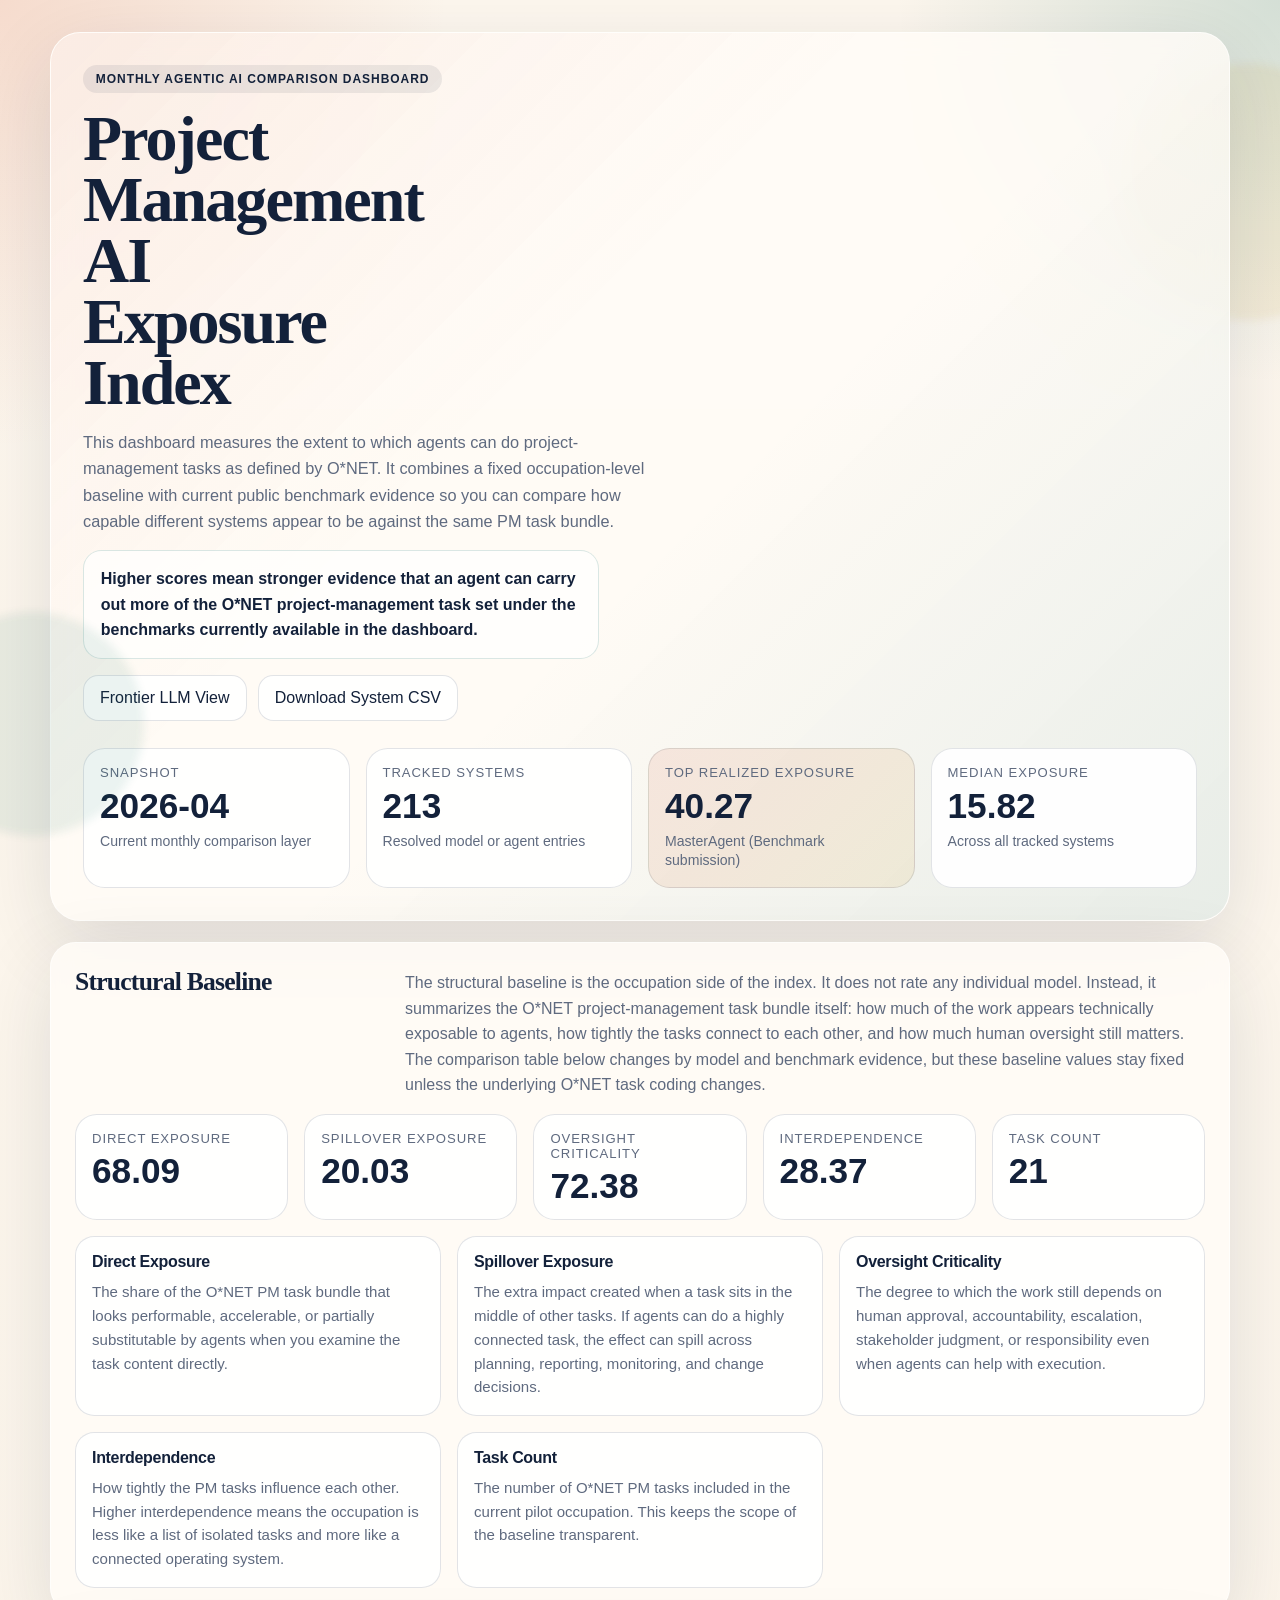
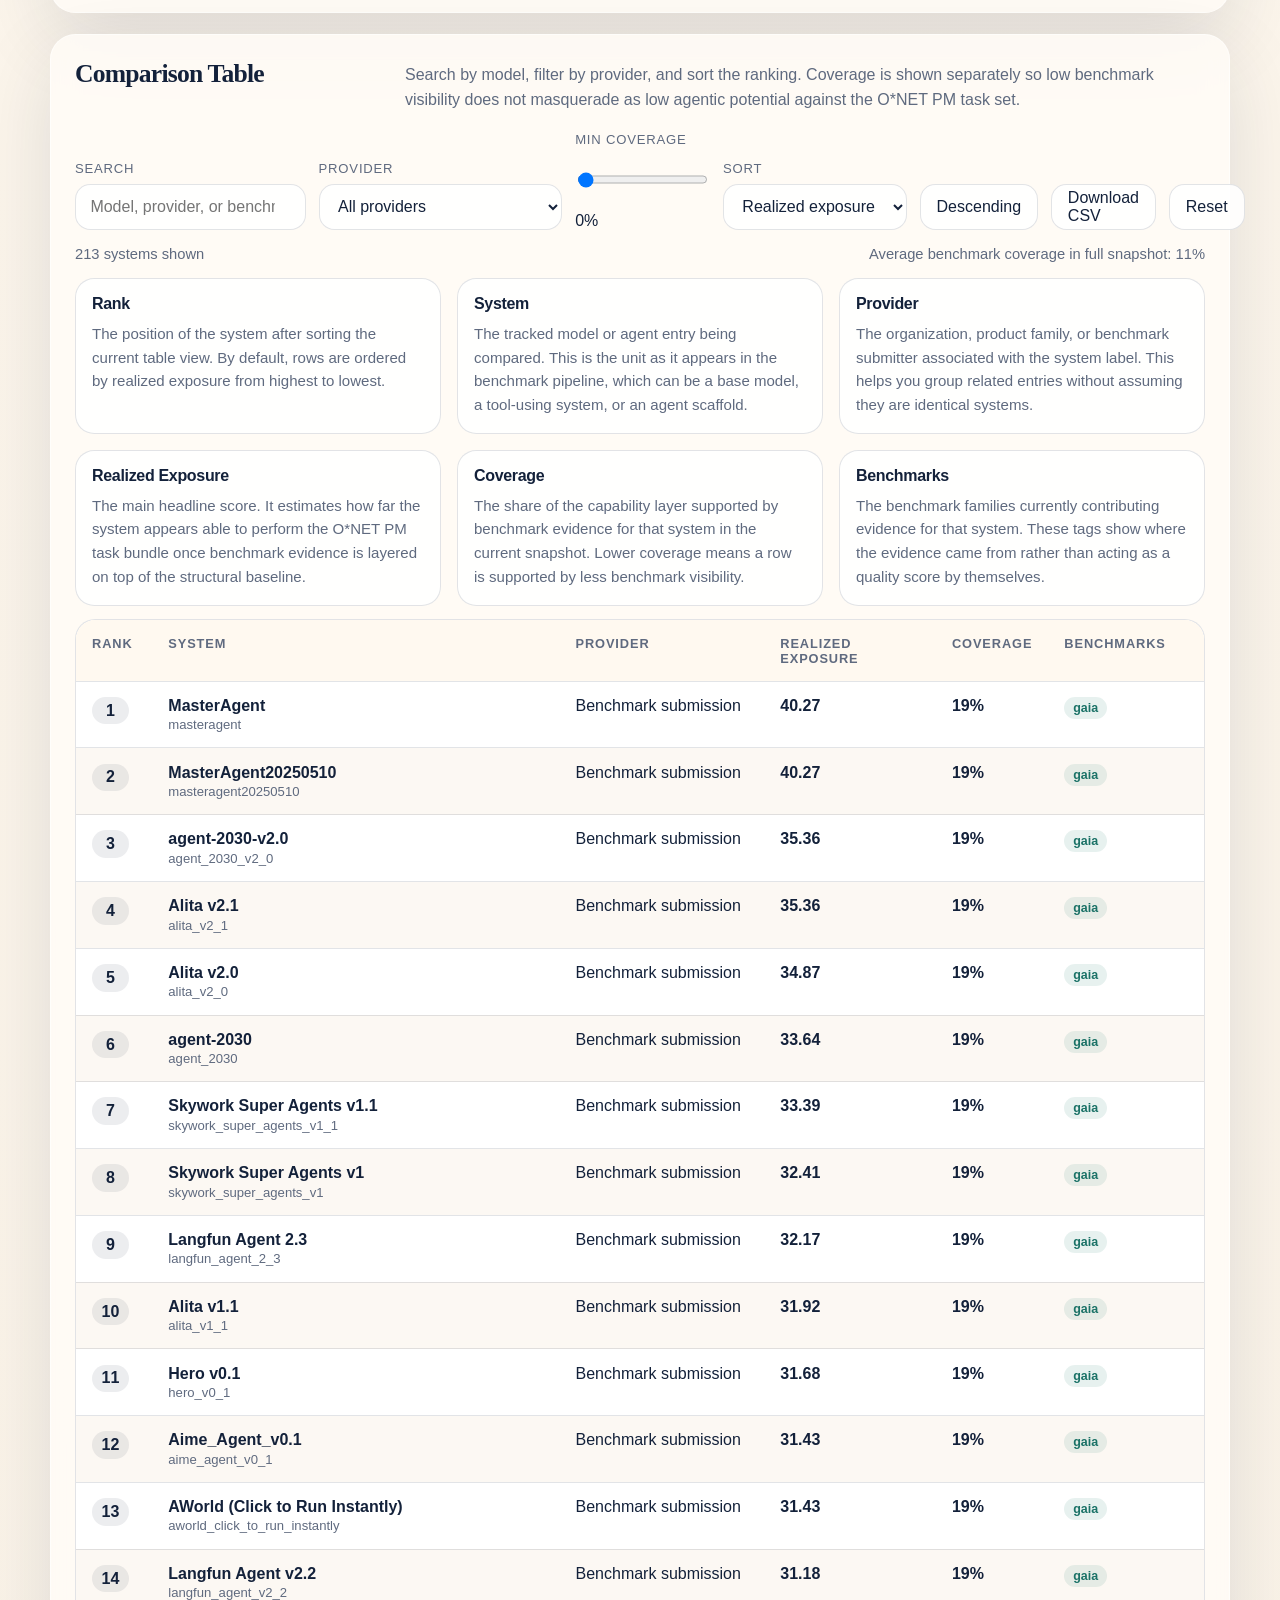
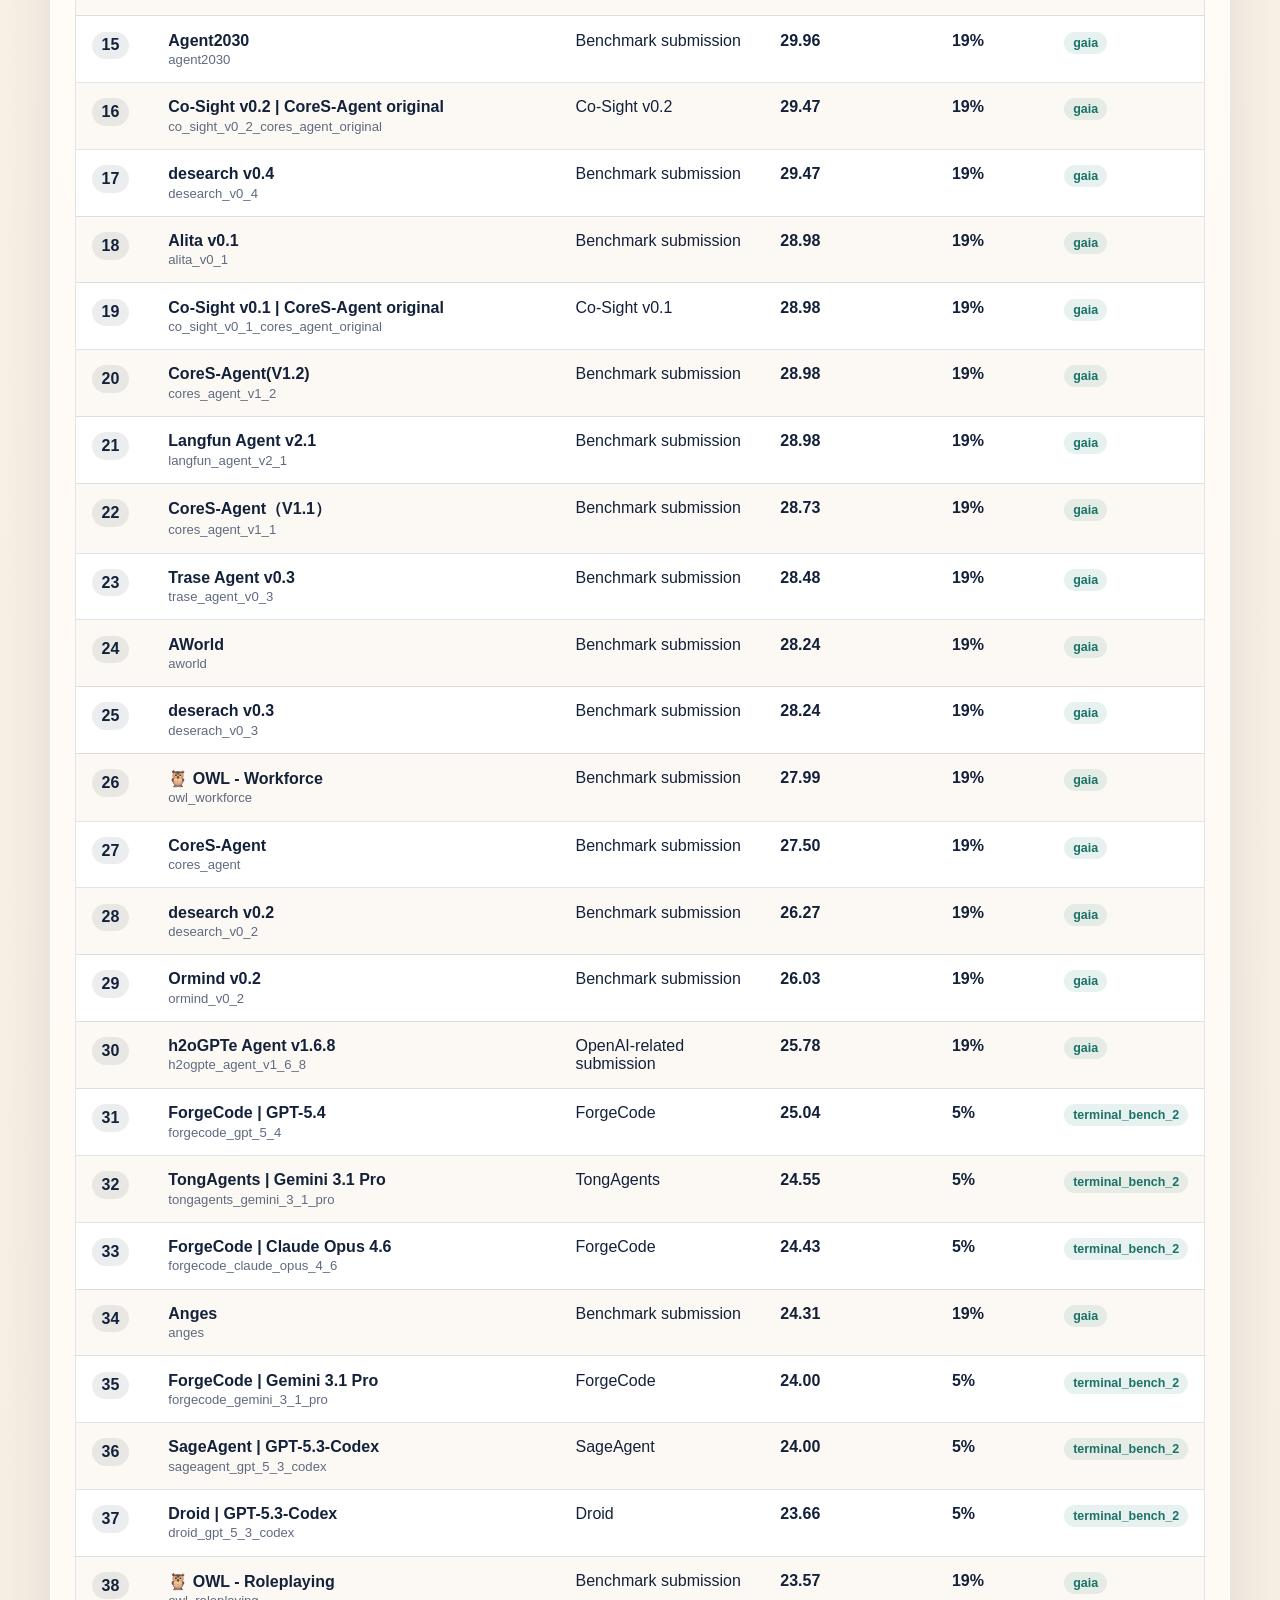
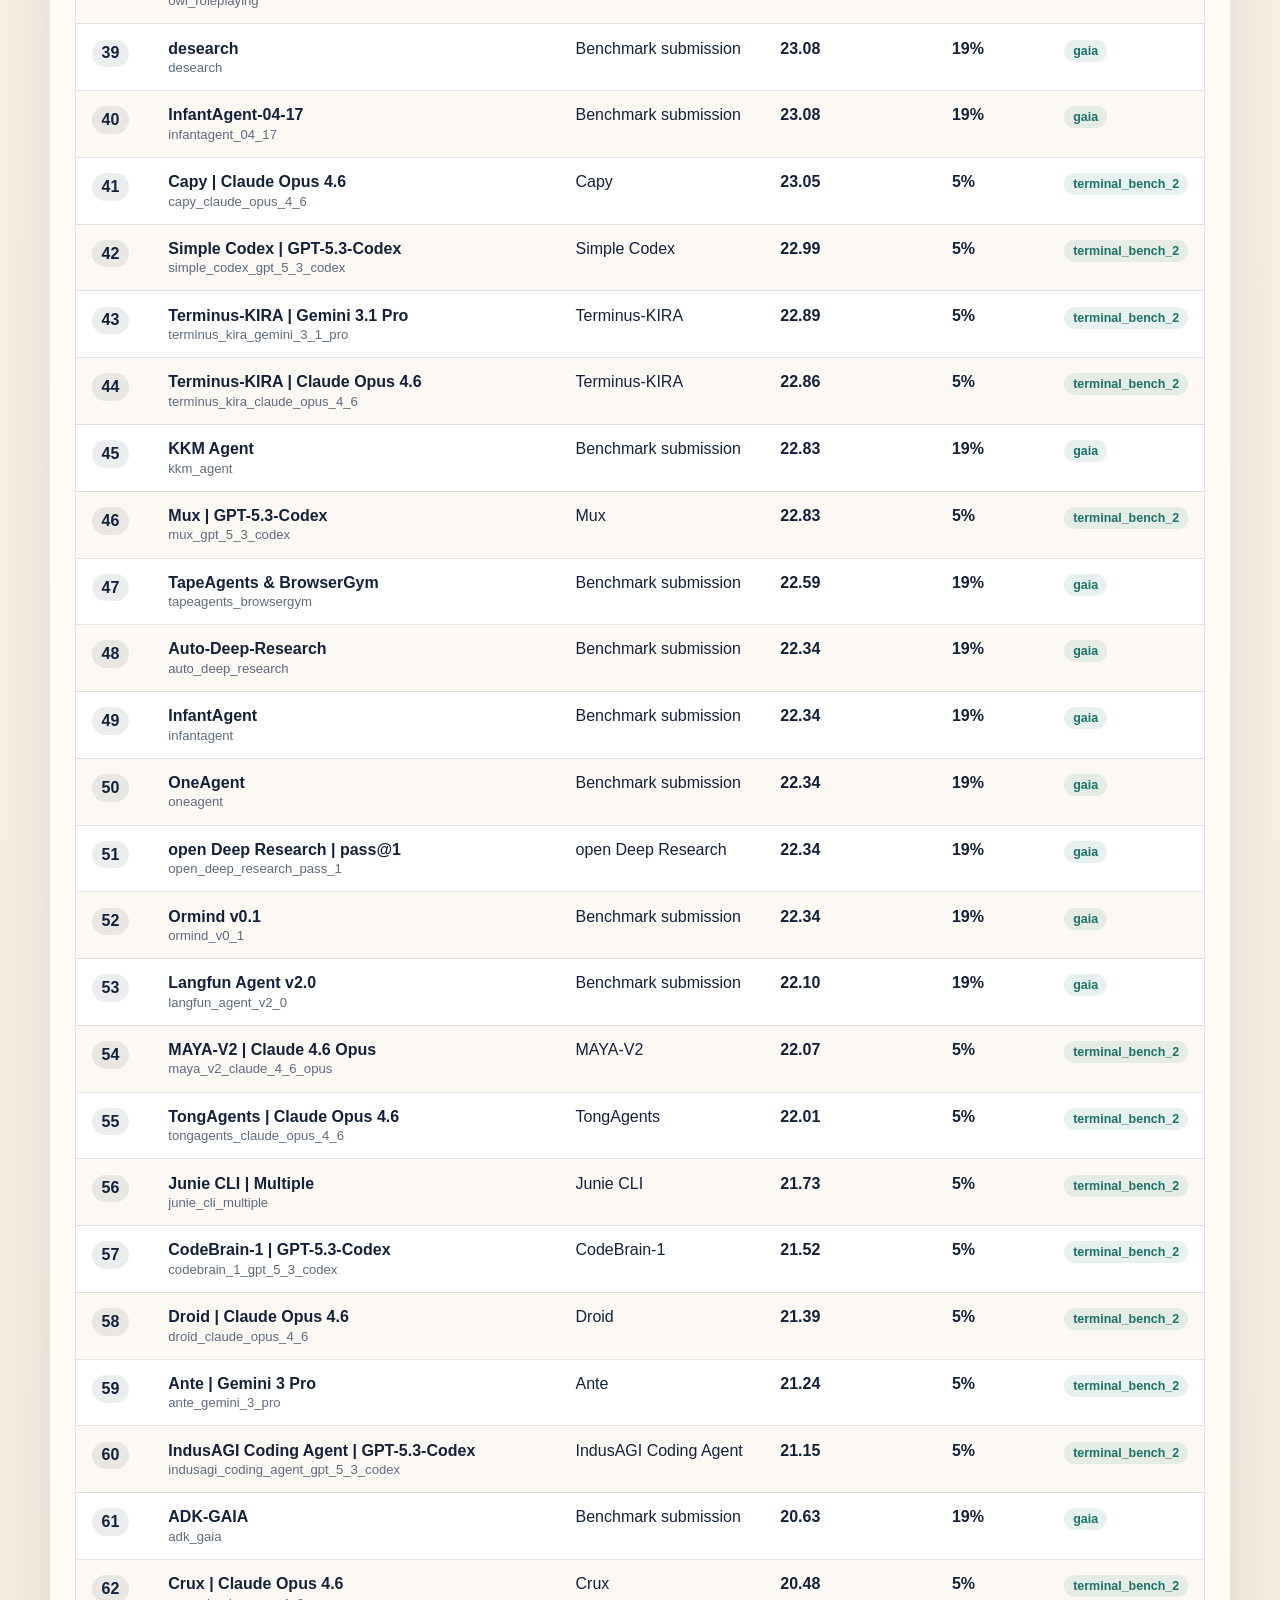
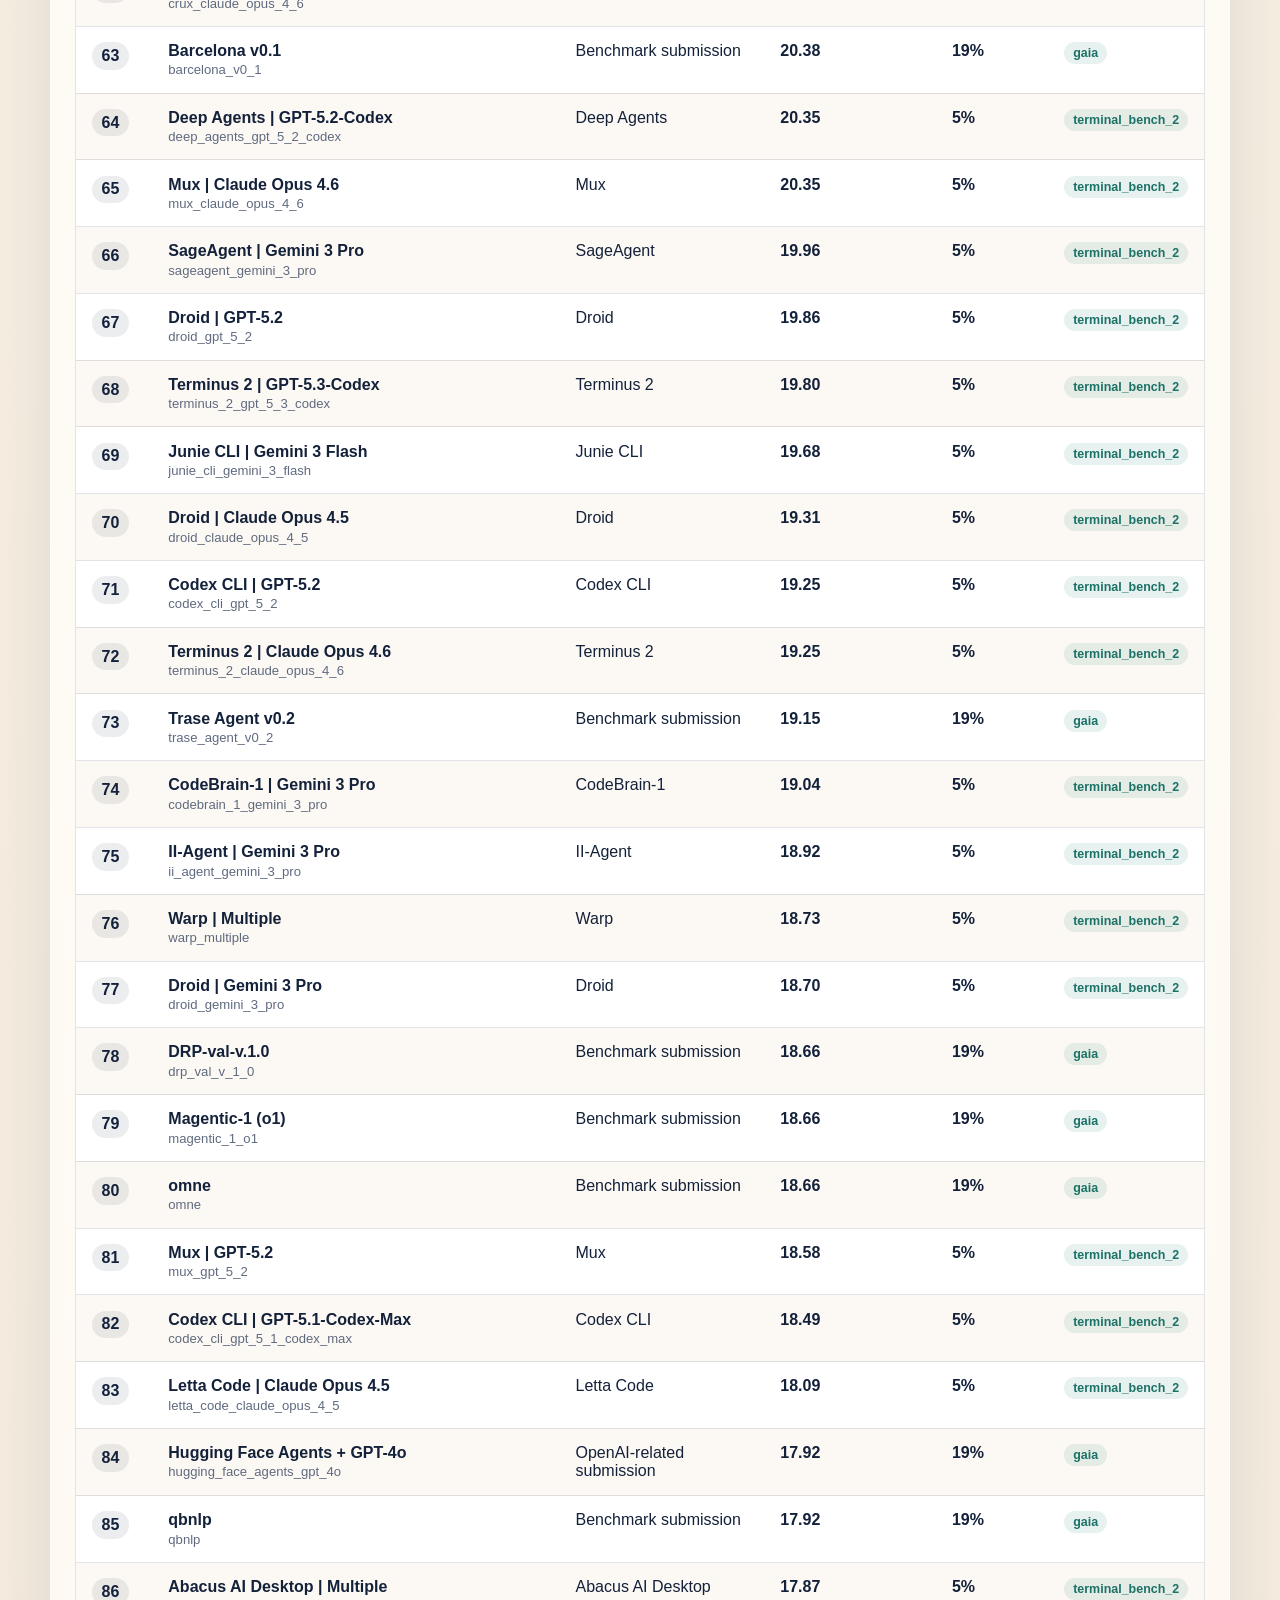
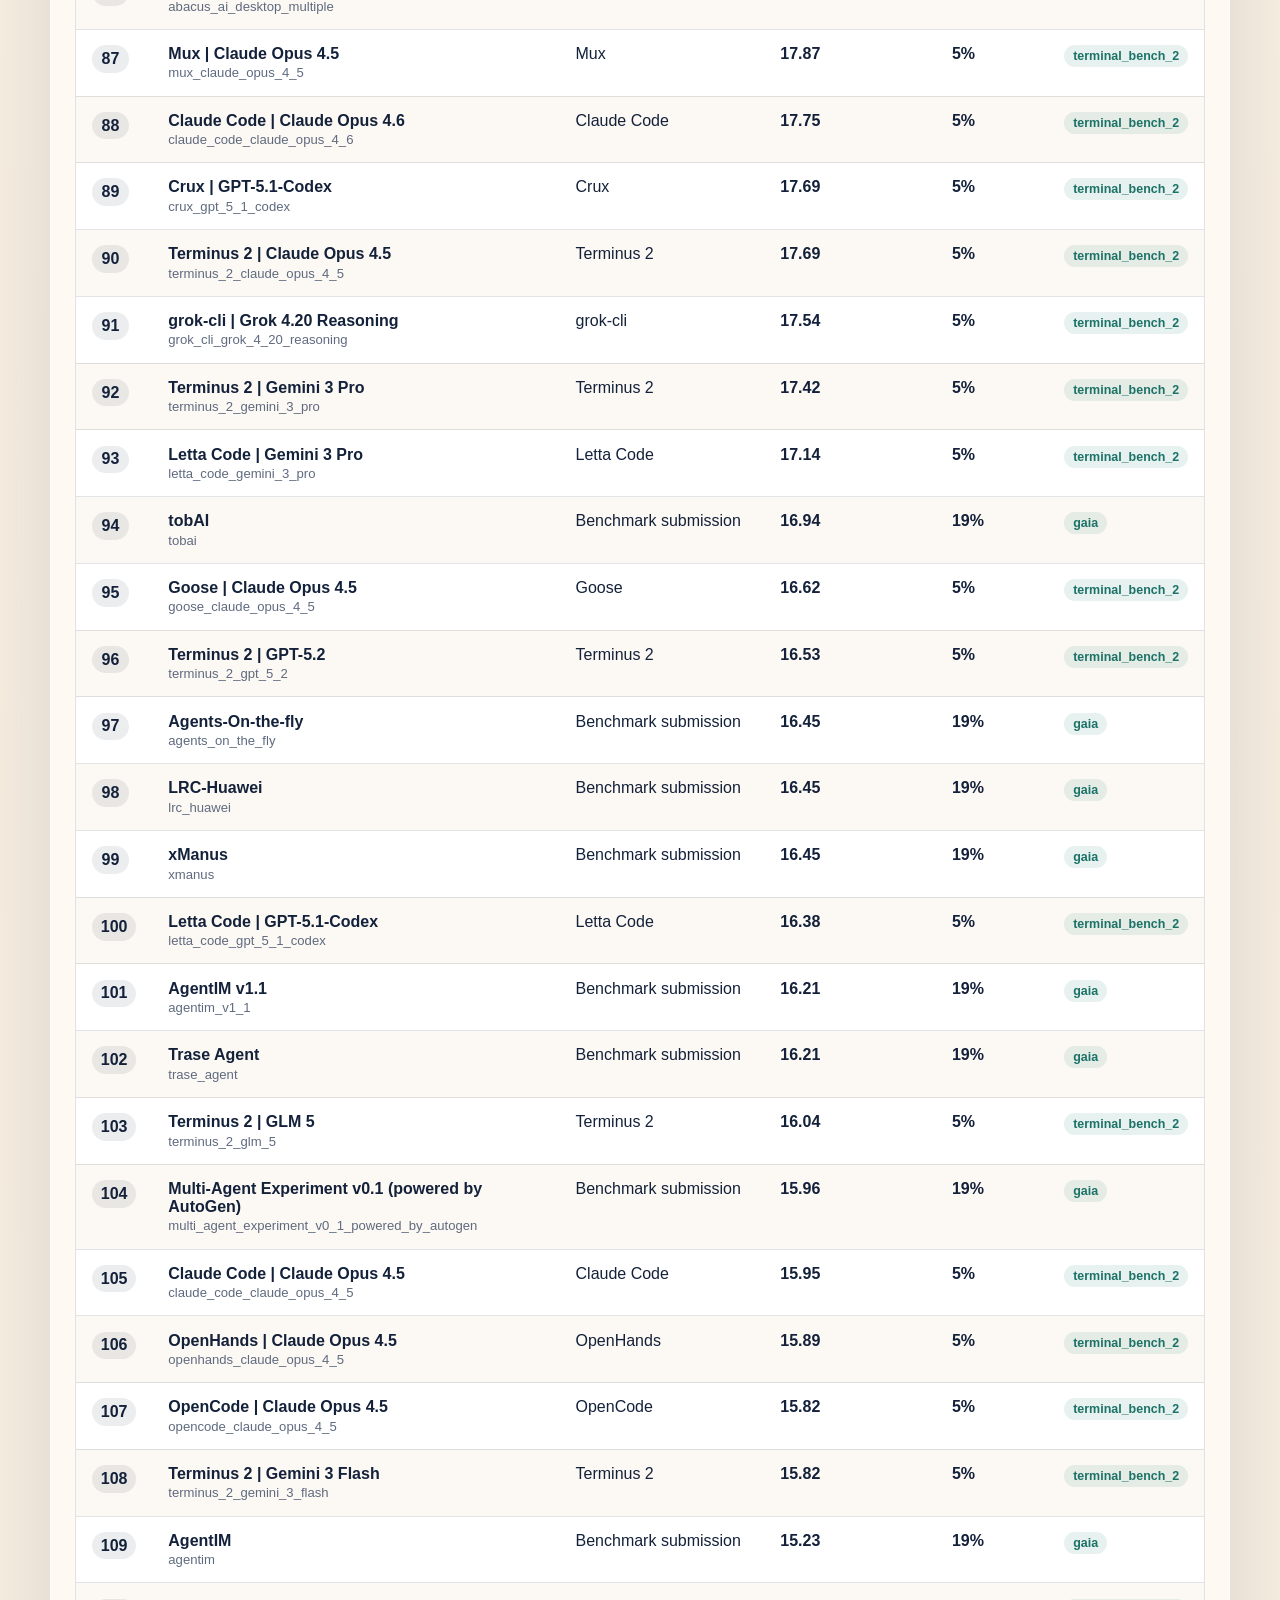
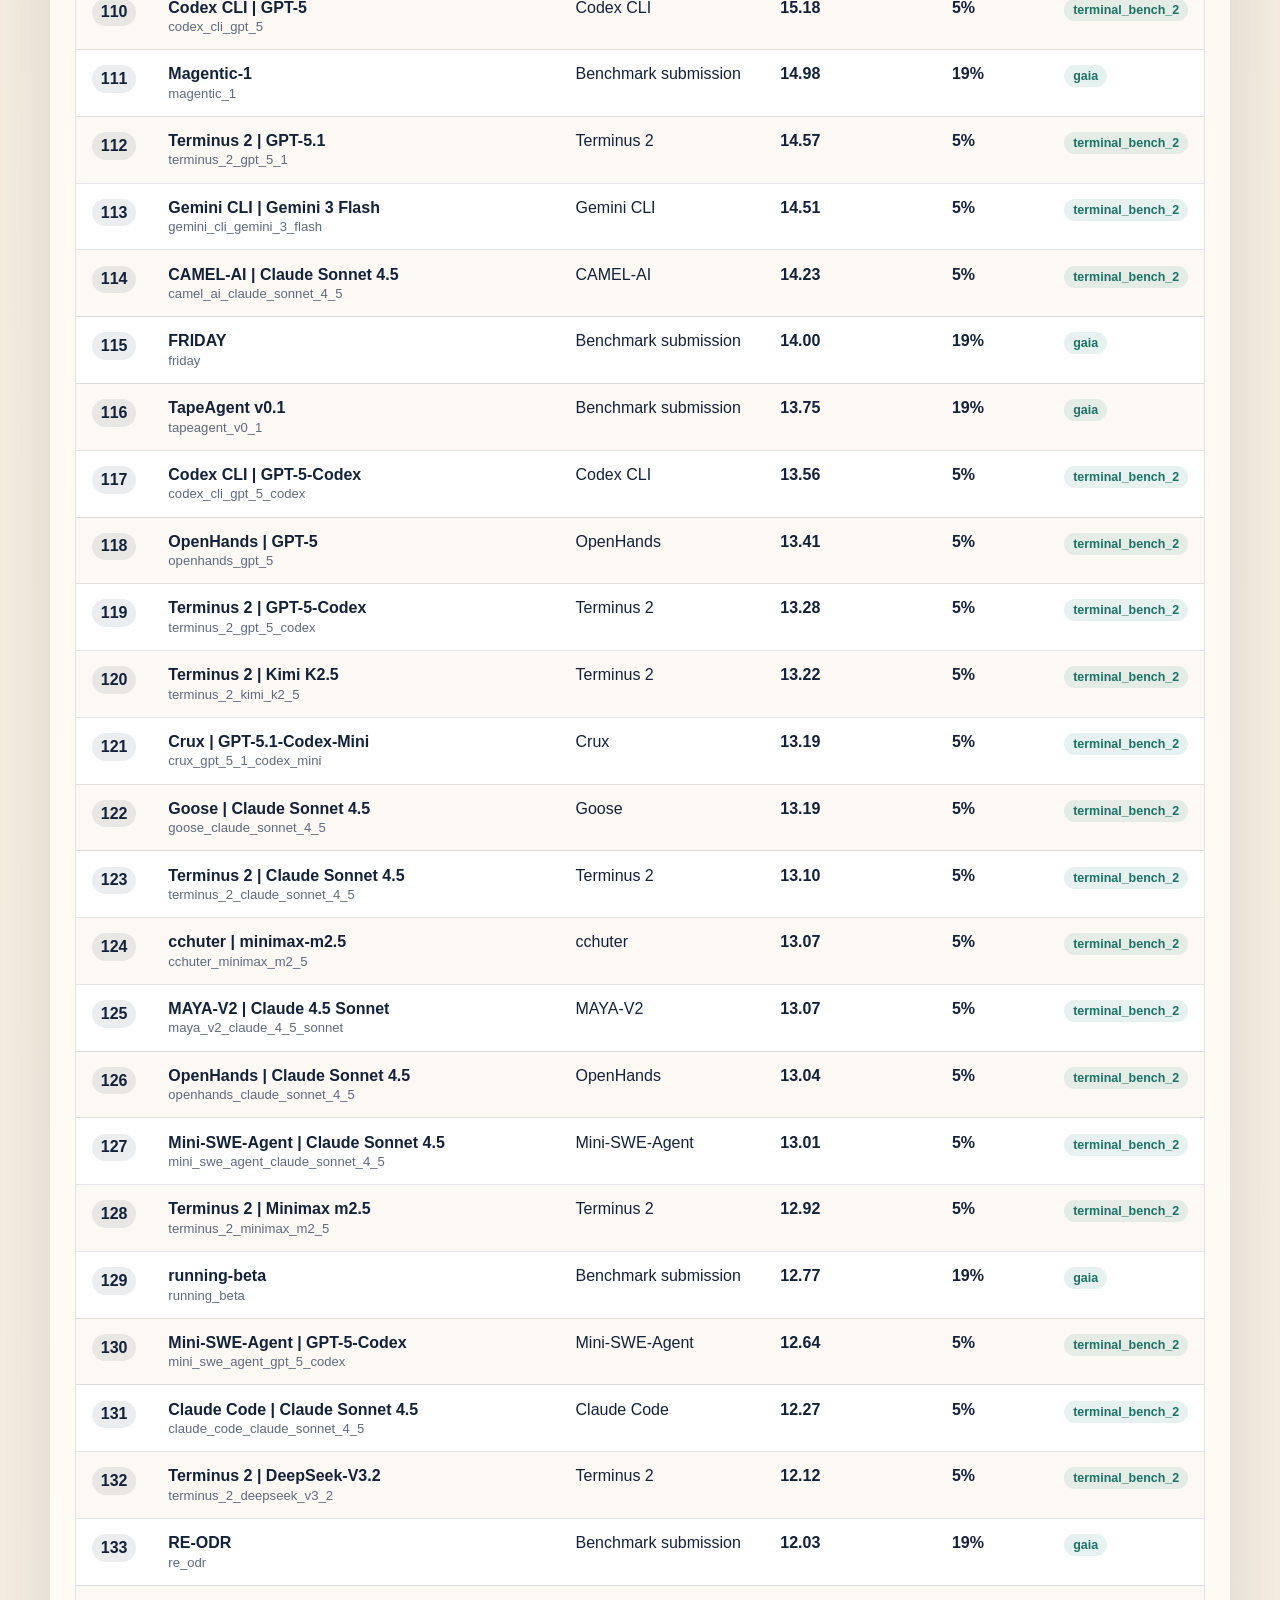
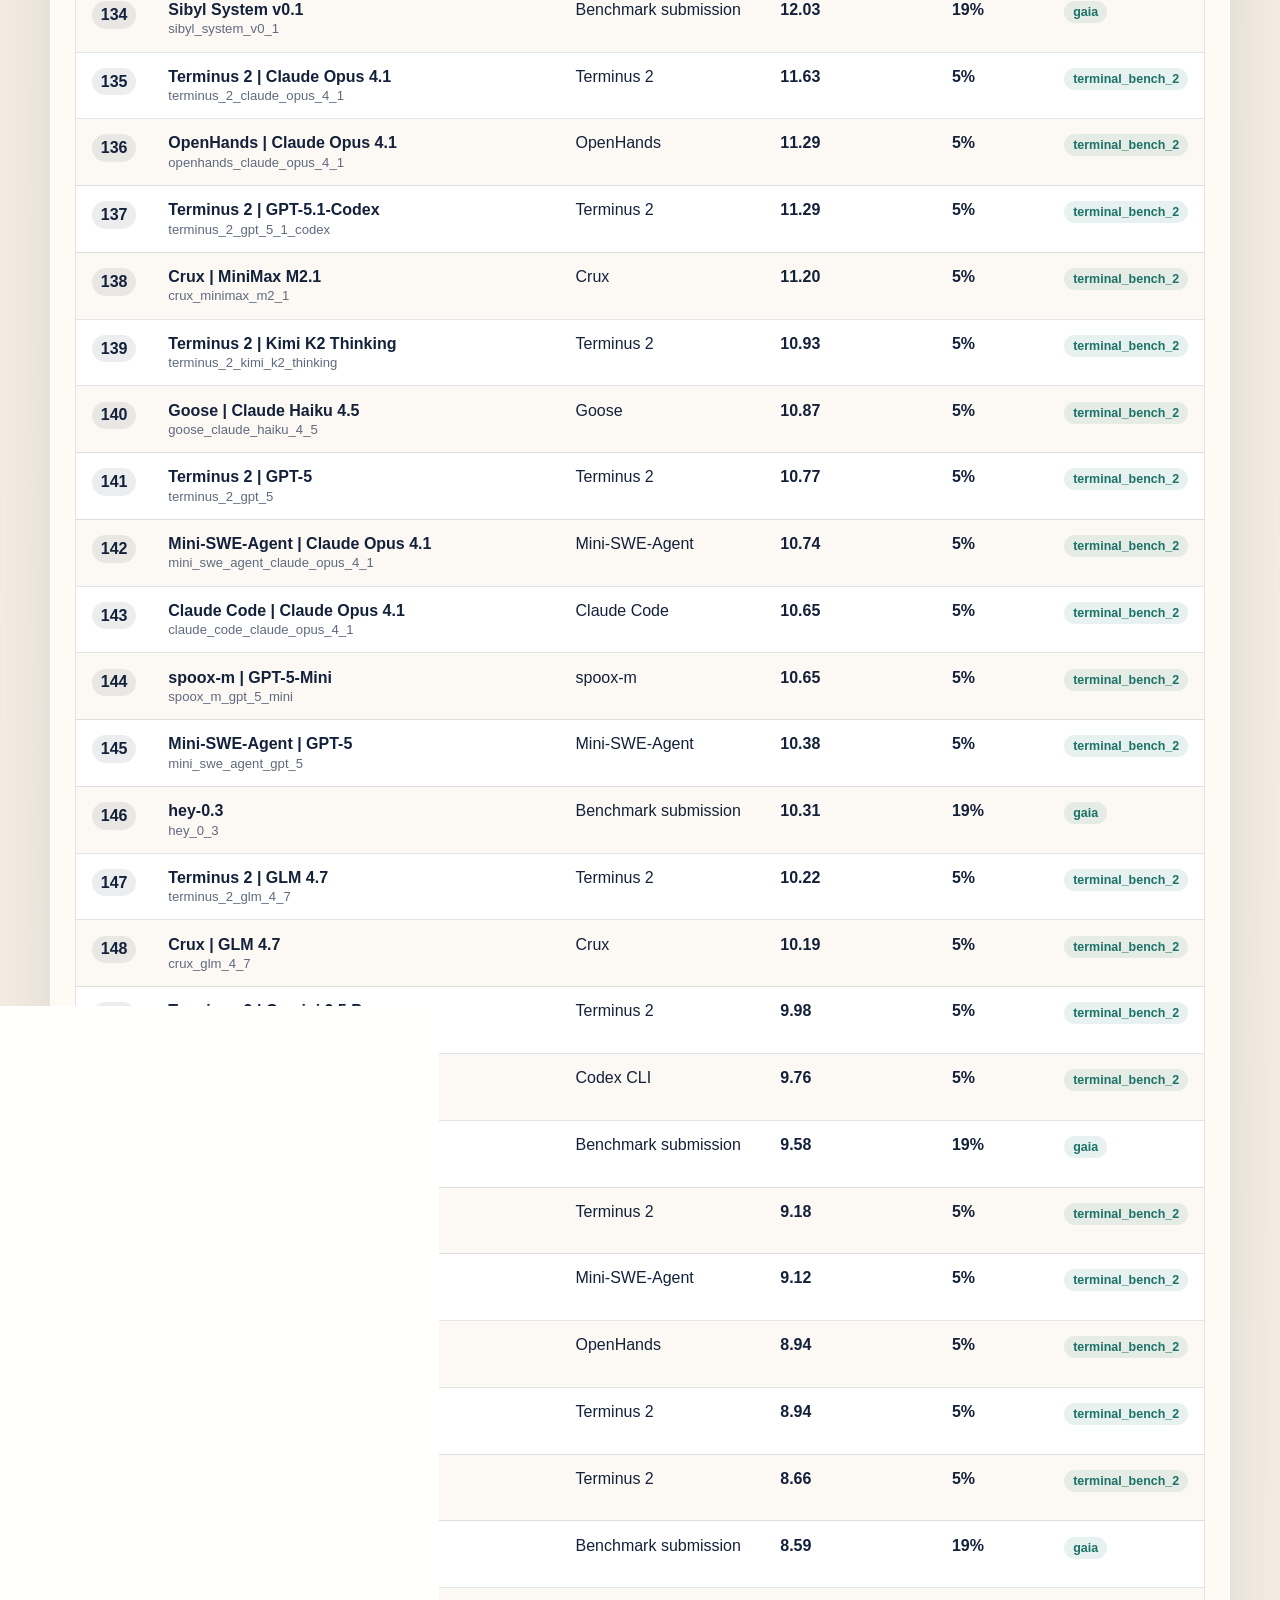
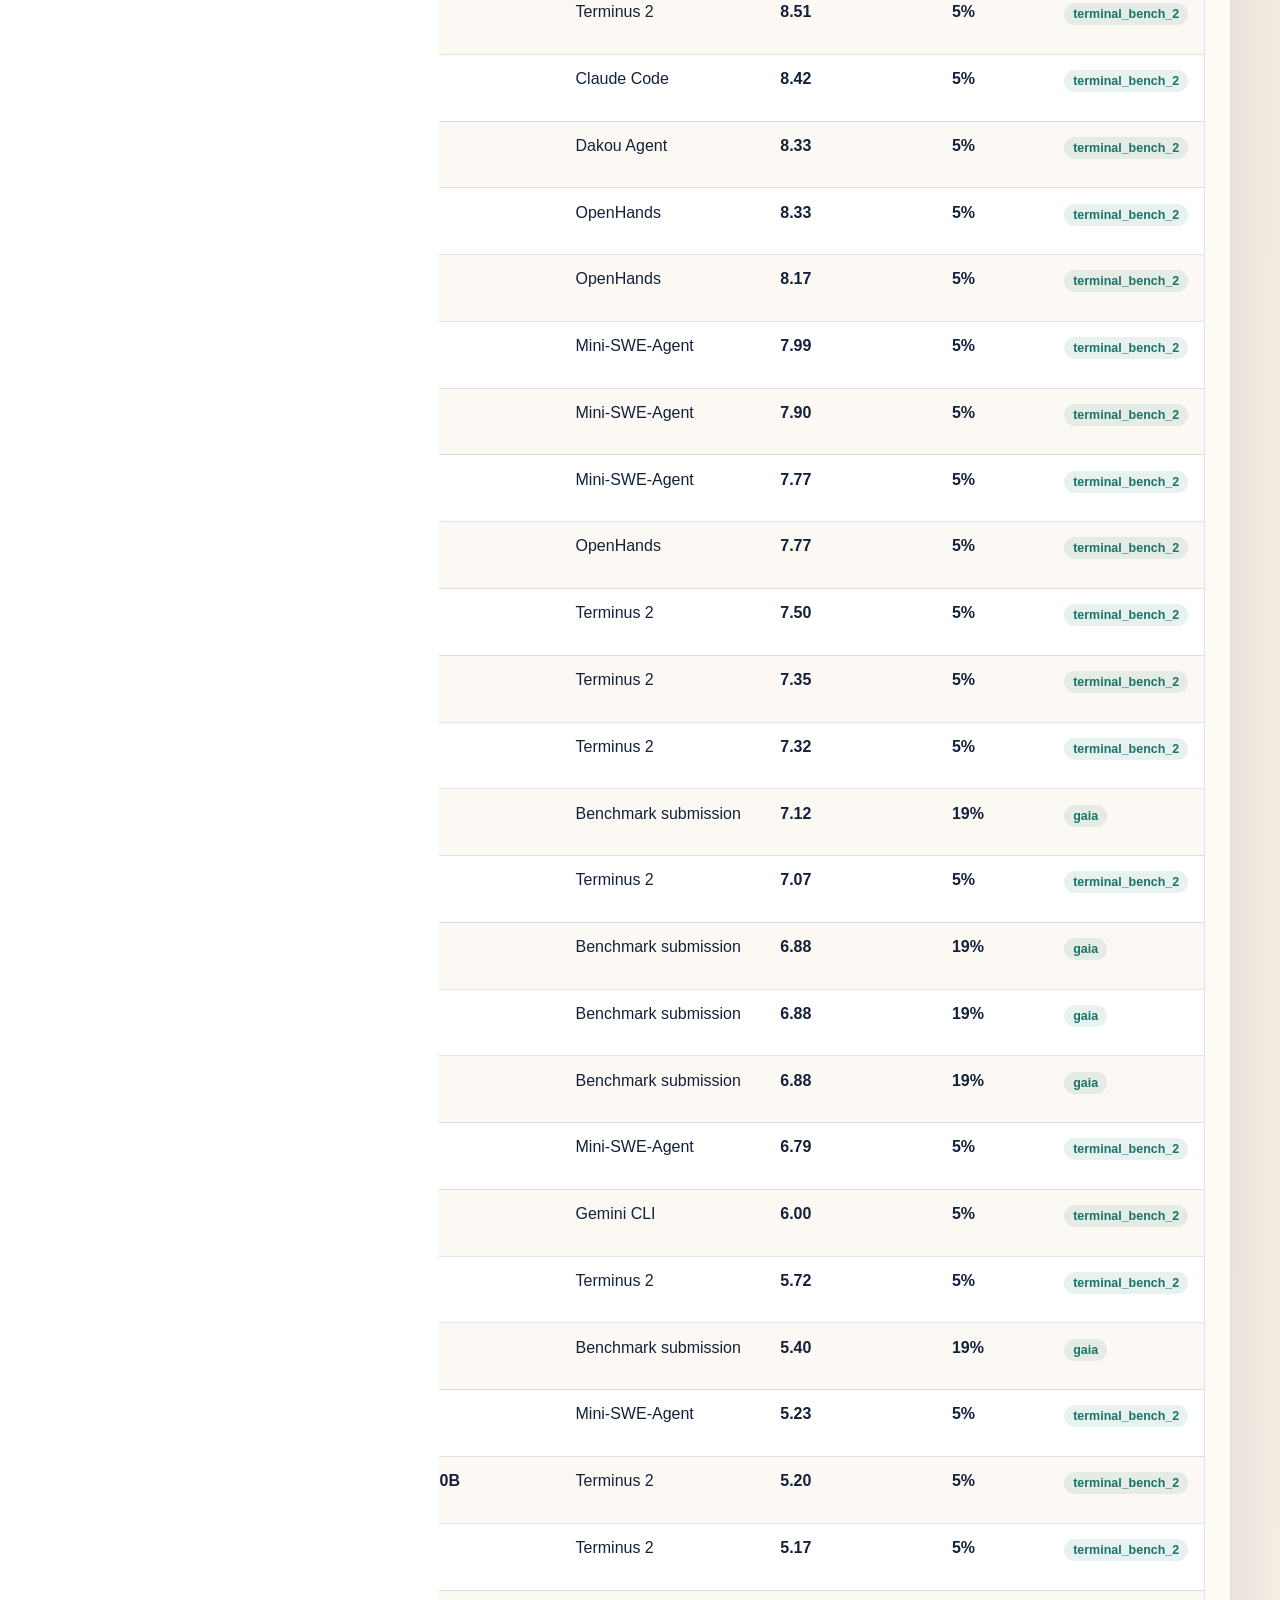
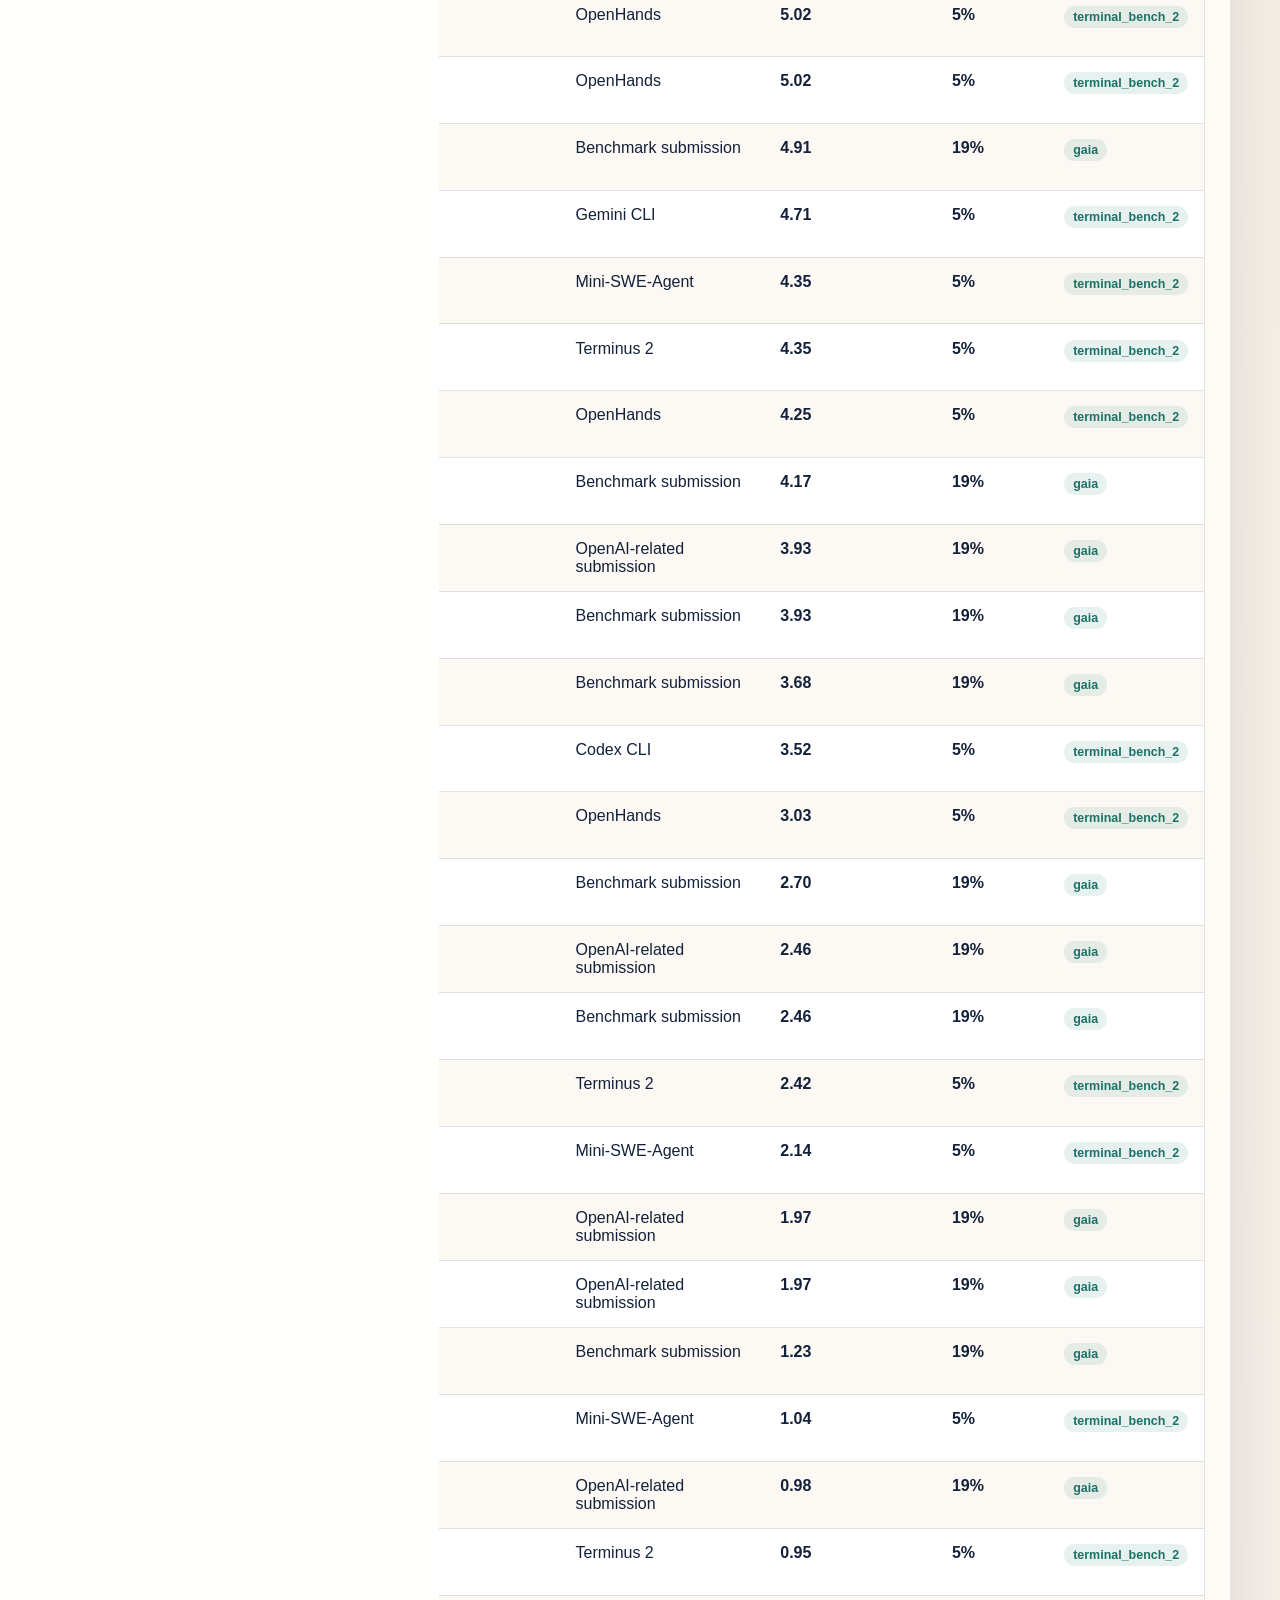
<file: docs/index.html>
<!DOCTYPE html>
<html lang="en">
  <head>
    <meta charset="utf-8" />
    <meta name="viewport" content="width=device-width, initial-scale=1" />
    <title>Project Management AI Exposure Index</title>
    <meta
      name="description"
      content="A public comparison table showing the extent to which agents can perform project-management tasks as defined by O*NET."
    />
    <link rel="stylesheet" href="./styles.css" />
  </head>
  <body>
    <div class="page-shell">
      <header class="hero">
        <div class="eyebrow">Monthly agentic AI comparison dashboard</div>
        <h1>Project Management AI Exposure Index</h1>
        <p class="hero-copy">
          This dashboard measures the extent to which agents can do project-management tasks as defined by
          O*NET. It combines a fixed occupation-level baseline with current public benchmark evidence so you
          can compare how capable different systems appear to be against the same PM task bundle.
        </p>
        <p class="hero-callout">
          Higher scores mean stronger evidence that an agent can carry out more of the O*NET project-management
          task set under the benchmarks currently available in the dashboard.
        </p>
        <div class="hero-actions">
          <a class="ghost-button" href="./frontier-models.html">Frontier LLM View</a>
          <a class="ghost-button" href="./data/latest-comparison.csv">Download System CSV</a>
        </div>
        <div class="hero-metrics" id="hero-metrics">
          <article class="metric-card">
            <span class="metric-label">Snapshot</span>
            <strong class="metric-value" id="metric-snapshot">--</strong>
            <span class="metric-subtext">Current monthly comparison layer</span>
          </article>
          <article class="metric-card">
            <span class="metric-label">Tracked Systems</span>
            <strong class="metric-value" id="metric-models">--</strong>
            <span class="metric-subtext">Resolved model or agent entries</span>
          </article>
          <article class="metric-card accent-card">
            <span class="metric-label">Top Realized Exposure</span>
            <strong class="metric-value" id="metric-top-score">--</strong>
            <span class="metric-subtext" id="metric-top-model">--</span>
          </article>
          <article class="metric-card">
            <span class="metric-label">Median Exposure</span>
            <strong class="metric-value" id="metric-median">--</strong>
            <span class="metric-subtext">Across all tracked systems</span>
          </article>
        </div>
      </header>

      <section class="baseline-panel">
        <div class="panel-header">
          <h2>Structural Baseline</h2>
          <p>
            The structural baseline is the occupation side of the index. It does not rate any individual
            model. Instead, it summarizes the O*NET project-management task bundle itself: how much of the
            work appears technically exposable to agents, how tightly the tasks connect to each other, and
            how much human oversight still matters. The comparison table below changes by model and benchmark
            evidence, but these baseline values stay fixed unless the underlying O*NET task coding changes.
          </p>
        </div>
        <div class="baseline-grid">
          <article class="baseline-stat">
            <span>Direct Exposure</span>
            <strong id="baseline-dae">--</strong>
          </article>
          <article class="baseline-stat">
            <span>Spillover Exposure</span>
            <strong id="baseline-se">--</strong>
          </article>
          <article class="baseline-stat">
            <span>Oversight Criticality</span>
            <strong id="baseline-oc">--</strong>
          </article>
          <article class="baseline-stat">
            <span>Interdependence</span>
            <strong id="baseline-ic">--</strong>
          </article>
          <article class="baseline-stat">
            <span>Task Count</span>
            <strong id="baseline-tasks">--</strong>
          </article>
        </div>
        <div class="baseline-explainer">
          <article class="guide-card">
            <h3>Direct Exposure</h3>
            <p>
              The share of the O*NET PM task bundle that looks performable, accelerable, or partially
              substitutable by agents when you examine the task content directly.
            </p>
          </article>
          <article class="guide-card">
            <h3>Spillover Exposure</h3>
            <p>
              The extra impact created when a task sits in the middle of other tasks. If agents can do a
              highly connected task, the effect can spill across planning, reporting, monitoring, and change
              decisions.
            </p>
          </article>
          <article class="guide-card">
            <h3>Oversight Criticality</h3>
            <p>
              The degree to which the work still depends on human approval, accountability, escalation,
              stakeholder judgment, or responsibility even when agents can help with execution.
            </p>
          </article>
          <article class="guide-card">
            <h3>Interdependence</h3>
            <p>
              How tightly the PM tasks influence each other. Higher interdependence means the occupation is
              less like a list of isolated tasks and more like a connected operating system.
            </p>
          </article>
          <article class="guide-card">
            <h3>Task Count</h3>
            <p>
              The number of O*NET PM tasks included in the current pilot occupation. This keeps the scope of
              the baseline transparent.
            </p>
          </article>
        </div>
      </section>

      <section class="control-panel">
        <div class="panel-header">
          <h2>Comparison Table</h2>
          <p>
            Search by model, filter by provider, and sort the ranking. Coverage is shown separately so low
            benchmark visibility does not masquerade as low agentic potential against the O*NET PM task set.
          </p>
        </div>
        <div class="controls">
          <label class="control">
            <span>Search</span>
            <input id="search-input" type="search" placeholder="Model, provider, or benchmark" />
          </label>
          <label class="control">
            <span>Provider</span>
            <select id="provider-filter"></select>
          </label>
          <label class="control">
            <span>Min Coverage</span>
            <input id="coverage-filter" type="range" min="0" max="100" step="1" value="0" />
            <output id="coverage-output">0%</output>
          </label>
          <label class="control">
            <span>Sort</span>
            <select id="sort-select">
              <option value="realized_occupation_exposure_100">Realized exposure</option>
              <option value="benchmark_coverage_ratio">Coverage</option>
              <option value="display_name">Model name</option>
              <option value="provider">Provider</option>
              <option value="benchmark_count">Benchmark count</option>
            </select>
          </label>
          <button id="sort-direction" class="ghost-button" type="button">Descending</button>
          <a class="ghost-button" href="./data/latest-comparison.csv">Download CSV</a>
          <button id="reset-filters" class="ghost-button" type="button">Reset</button>
        </div>
        <div class="table-summary">
          <span id="result-count">Loading comparison rows...</span>
          <span id="coverage-summary"></span>
        </div>
        <div class="column-guide">
          <article class="guide-card">
            <h3>Rank</h3>
            <p>
              The position of the system after sorting the current table view. By default, rows are ordered
              by realized exposure from highest to lowest.
            </p>
          </article>
          <article class="guide-card">
            <h3>System</h3>
            <p>
              The tracked model or agent entry being compared. This is the unit as it appears in the benchmark
              pipeline, which can be a base model, a tool-using system, or an agent scaffold.
            </p>
          </article>
          <article class="guide-card">
            <h3>Provider</h3>
            <p>
              The organization, product family, or benchmark submitter associated with the system label. This
              helps you group related entries without assuming they are identical systems.
            </p>
          </article>
          <article class="guide-card">
            <h3>Realized Exposure</h3>
            <p>
              The main headline score. It estimates how far the system appears able to perform the O*NET PM
              task bundle once benchmark evidence is layered on top of the structural baseline.
            </p>
          </article>
          <article class="guide-card">
            <h3>Coverage</h3>
            <p>
              The share of the capability layer supported by benchmark evidence for that system in the current
              snapshot. Lower coverage means a row is supported by less benchmark visibility.
            </p>
          </article>
          <article class="guide-card">
            <h3>Benchmarks</h3>
            <p>
              The benchmark families currently contributing evidence for that system. These tags show where
              the evidence came from rather than acting as a quality score by themselves.
            </p>
          </article>
        </div>
        <div class="table-wrap">
          <table>
            <thead>
              <tr>
                <th>Rank</th>
                <th>System</th>
                <th>Provider</th>
                <th>Realized Exposure</th>
                <th>Coverage</th>
                <th>Benchmarks</th>
              </tr>
            </thead>
            <tbody id="comparison-body"></tbody>
          </table>
        </div>
      </section>

      <section class="notes-grid">
        <article class="note-card">
          <h2>How To Read This</h2>
          <p>
            Higher realized exposure means the system aligns more strongly with the O*NET PM task structure
            under the current benchmark evidence. It is not a claim of full automation or job substitution.
          </p>
        </article>
        <article class="note-card">
          <h2>What Coverage Means</h2>
          <p>
            Coverage is the weighted share of the capability layer supported by benchmark results for a
            given system in the current snapshot. Low coverage means interpret rankings carefully.
          </p>
        </article>
        <article class="note-card">
          <h2>Monthly Update Path</h2>
          <p>
            Refresh benchmark results, rebuild the monthly snapshot, then rerun the site-data builder. The
            table is designed to update without changing the front-end code.
          </p>
        </article>
      </section>
    </div>

    <noscript>
      <div class="noscript-banner">JavaScript is required to render the comparison table.</div>
    </noscript>
    <script src="./data/latest-comparison.js"></script>
    <script src="./app.js"></script>
  </body>
</html>
</file>
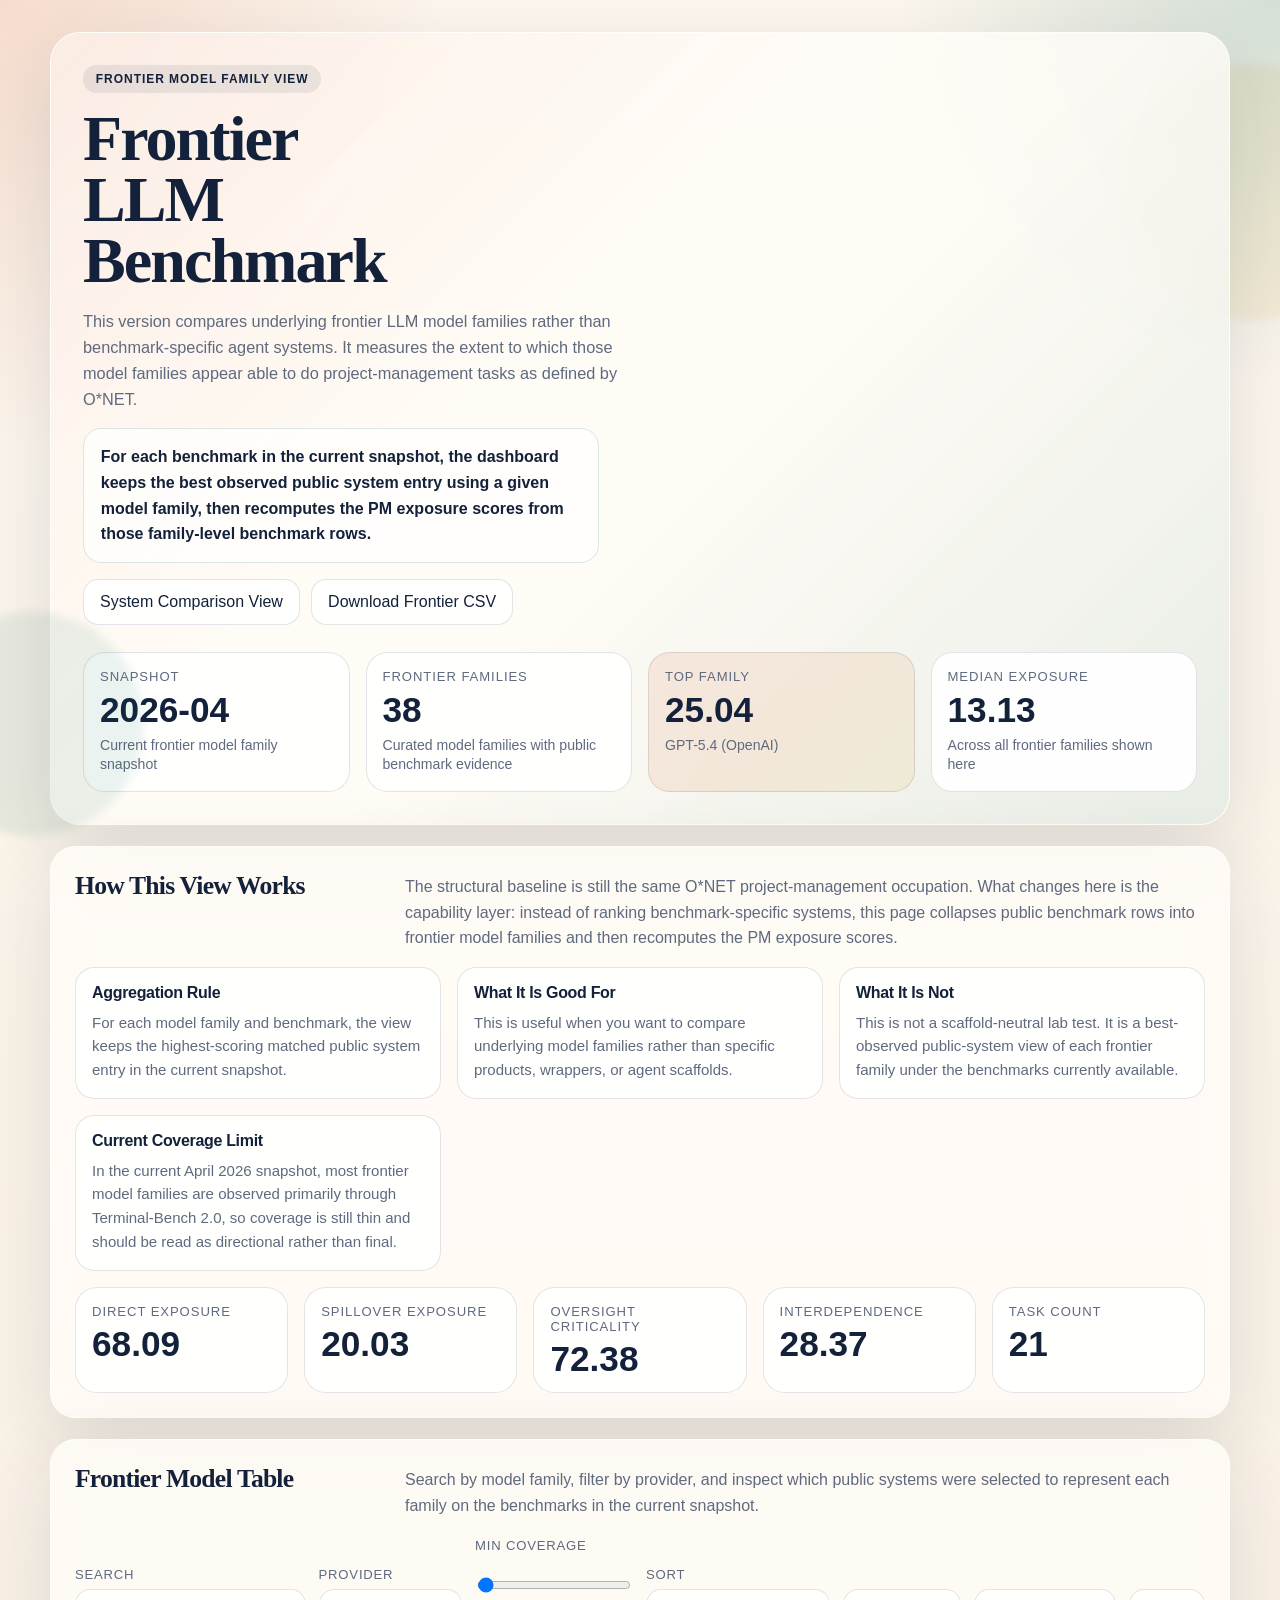
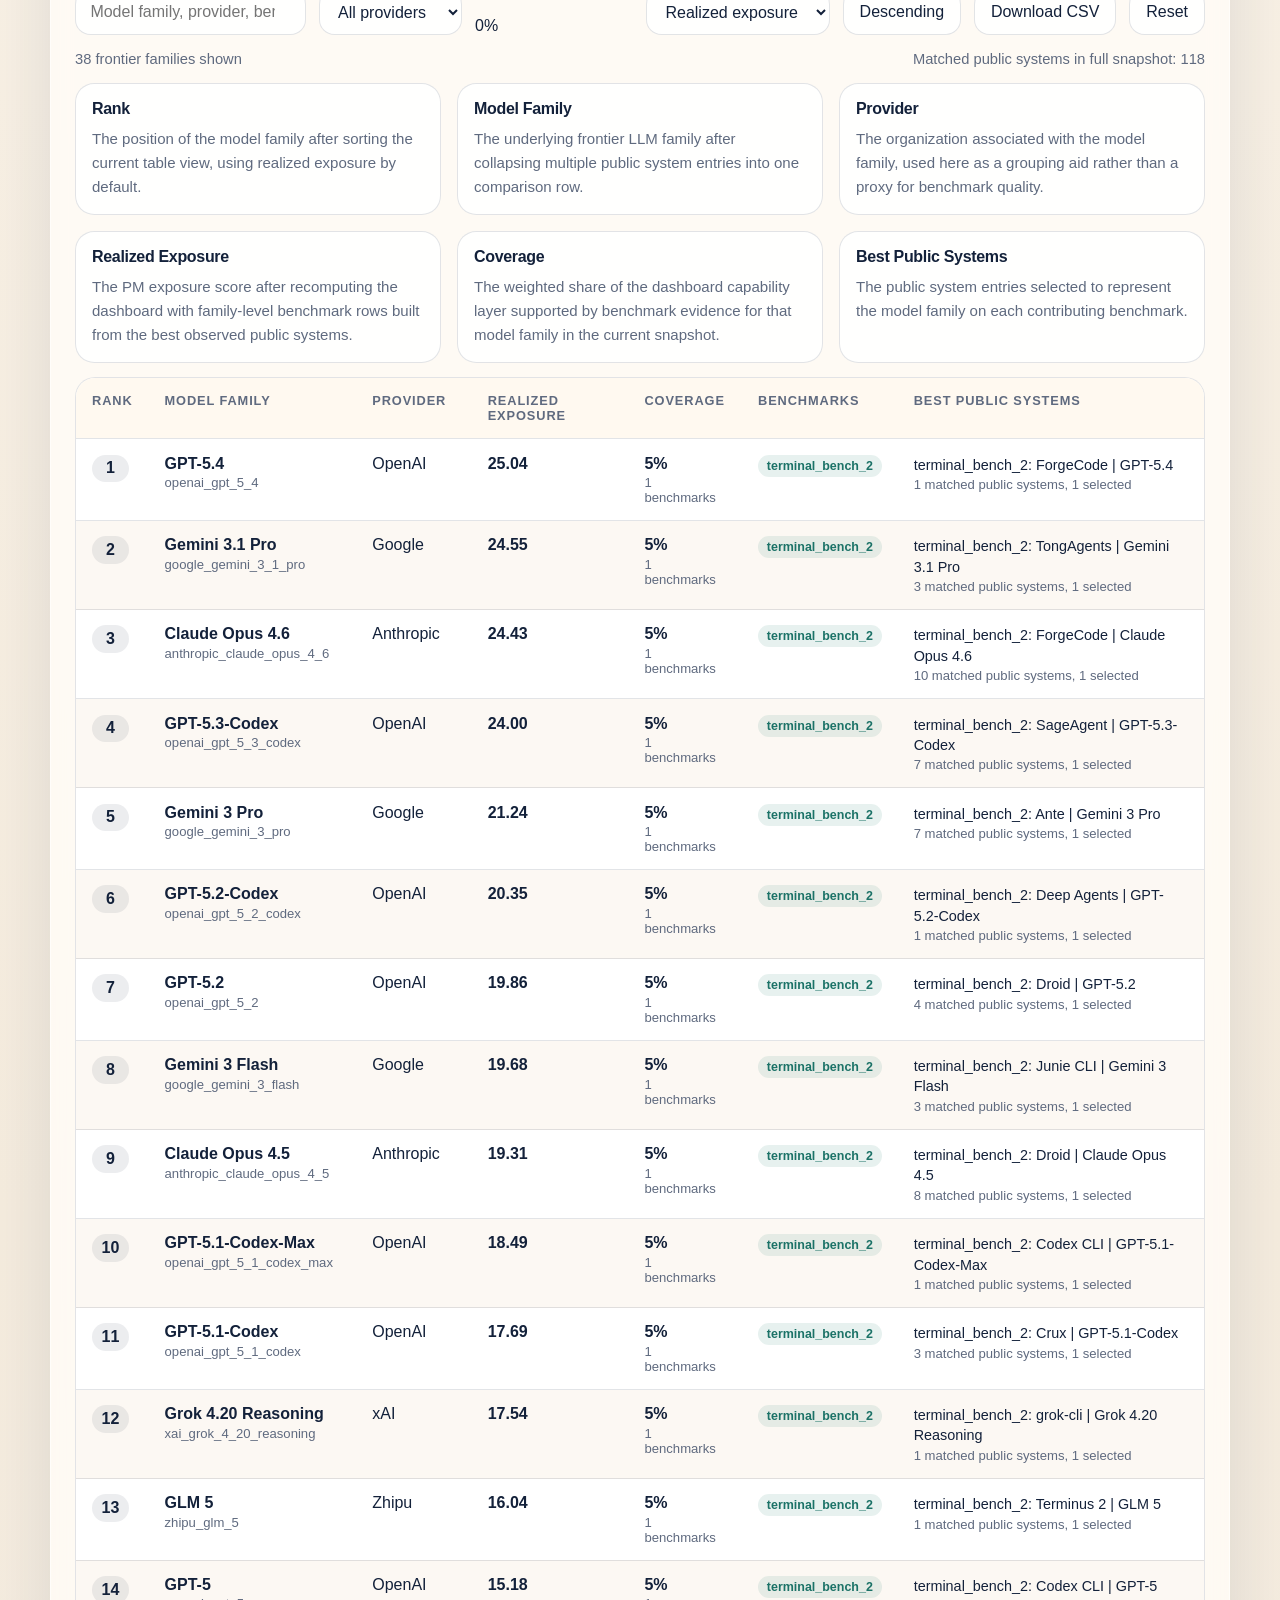
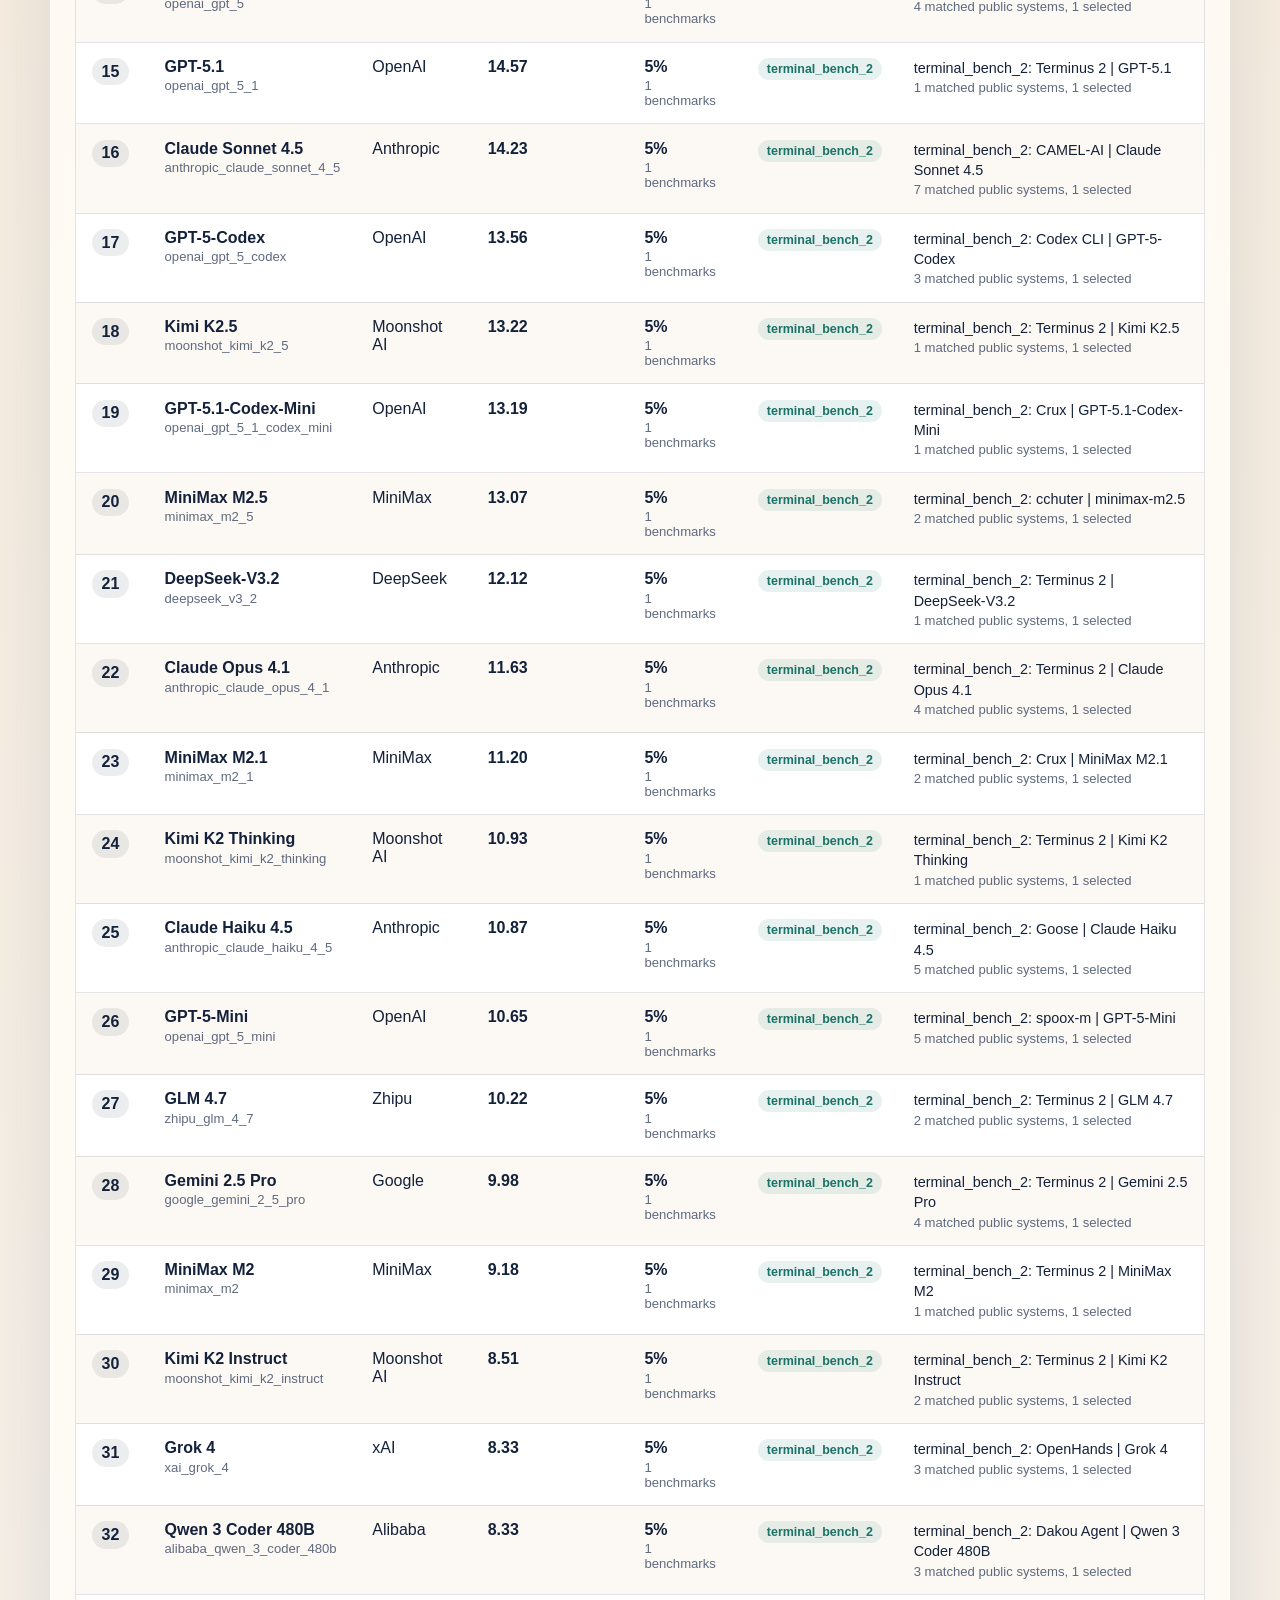
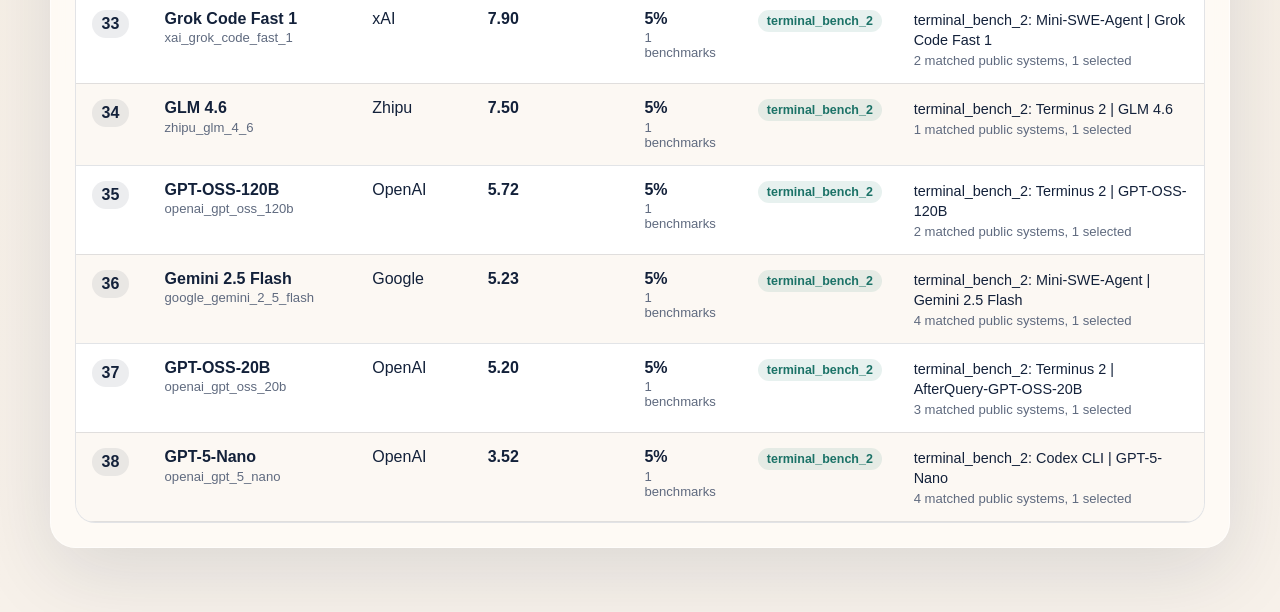
<file: docs/frontier-models.html>
<!DOCTYPE html>
<html lang="en">
  <head>
    <meta charset="utf-8" />
    <meta name="viewport" content="width=device-width, initial-scale=1" />
    <title>Frontier LLM Benchmark for Project Management</title>
    <meta
      name="description"
      content="A second benchmark view that compares frontier LLM model families against O*NET project-management tasks."
    />
    <link rel="stylesheet" href="./styles.css" />
  </head>
  <body>
    <div class="page-shell">
      <header class="hero">
        <div class="eyebrow">Frontier model family view</div>
        <h1>Frontier LLM Benchmark</h1>
        <p class="hero-copy">
          This version compares underlying frontier LLM model families rather than benchmark-specific agent
          systems. It measures the extent to which those model families appear able to do project-management
          tasks as defined by O*NET.
        </p>
        <p class="hero-callout">
          For each benchmark in the current snapshot, the dashboard keeps the best observed public system
          entry using a given model family, then recomputes the PM exposure scores from those family-level
          benchmark rows.
        </p>
        <div class="hero-actions">
          <a class="ghost-button" href="./index.html">System Comparison View</a>
          <a class="ghost-button" href="./data/frontier-models.csv">Download Frontier CSV</a>
        </div>
        <div class="hero-metrics">
          <article class="metric-card">
            <span class="metric-label">Snapshot</span>
            <strong class="metric-value" id="metric-snapshot">--</strong>
            <span class="metric-subtext">Current frontier model family snapshot</span>
          </article>
          <article class="metric-card">
            <span class="metric-label">Frontier Families</span>
            <strong class="metric-value" id="metric-models">--</strong>
            <span class="metric-subtext">Curated model families with public benchmark evidence</span>
          </article>
          <article class="metric-card accent-card">
            <span class="metric-label">Top Family</span>
            <strong class="metric-value" id="metric-top-score">--</strong>
            <span class="metric-subtext" id="metric-top-model">--</span>
          </article>
          <article class="metric-card">
            <span class="metric-label">Median Exposure</span>
            <strong class="metric-value" id="metric-median">--</strong>
            <span class="metric-subtext">Across all frontier families shown here</span>
          </article>
        </div>
      </header>

      <section class="baseline-panel">
        <div class="panel-header">
          <h2>How This View Works</h2>
          <p>
            The structural baseline is still the same O*NET project-management occupation. What changes here
            is the capability layer: instead of ranking benchmark-specific systems, this page collapses
            public benchmark rows into frontier model families and then recomputes the PM exposure scores.
          </p>
        </div>
        <div class="column-guide">
          <article class="guide-card">
            <h3>Aggregation Rule</h3>
            <p>
              For each model family and benchmark, the view keeps the highest-scoring matched public system
              entry in the current snapshot.
            </p>
          </article>
          <article class="guide-card">
            <h3>What It Is Good For</h3>
            <p>
              This is useful when you want to compare underlying model families rather than specific
              products, wrappers, or agent scaffolds.
            </p>
          </article>
          <article class="guide-card">
            <h3>What It Is Not</h3>
            <p>
              This is not a scaffold-neutral lab test. It is a best-observed public-system view of each
              frontier family under the benchmarks currently available.
            </p>
          </article>
          <article class="guide-card">
            <h3>Current Coverage Limit</h3>
            <p>
              In the current April 2026 snapshot, most frontier model families are observed primarily through
              Terminal-Bench 2.0, so coverage is still thin and should be read as directional rather than final.
            </p>
          </article>
        </div>
        <div class="baseline-grid">
          <article class="baseline-stat">
            <span>Direct Exposure</span>
            <strong id="baseline-dae">--</strong>
          </article>
          <article class="baseline-stat">
            <span>Spillover Exposure</span>
            <strong id="baseline-se">--</strong>
          </article>
          <article class="baseline-stat">
            <span>Oversight Criticality</span>
            <strong id="baseline-oc">--</strong>
          </article>
          <article class="baseline-stat">
            <span>Interdependence</span>
            <strong id="baseline-ic">--</strong>
          </article>
          <article class="baseline-stat">
            <span>Task Count</span>
            <strong id="baseline-tasks">--</strong>
          </article>
        </div>
      </section>

      <section class="control-panel">
        <div class="panel-header">
          <h2>Frontier Model Table</h2>
          <p>
            Search by model family, filter by provider, and inspect which public systems were selected to
            represent each family on the benchmarks in the current snapshot.
          </p>
        </div>
        <div class="controls">
          <label class="control">
            <span>Search</span>
            <input id="search-input" type="search" placeholder="Model family, provider, benchmark, or system" />
          </label>
          <label class="control">
            <span>Provider</span>
            <select id="provider-filter"></select>
          </label>
          <label class="control">
            <span>Min Coverage</span>
            <input id="coverage-filter" type="range" min="0" max="100" step="1" value="0" />
            <output id="coverage-output">0%</output>
          </label>
          <label class="control">
            <span>Sort</span>
            <select id="sort-select">
              <option value="realized_occupation_exposure_100">Realized exposure</option>
              <option value="benchmark_coverage_ratio">Coverage</option>
              <option value="display_name">Model family</option>
              <option value="provider">Provider</option>
              <option value="benchmark_count">Benchmark count</option>
              <option value="source_system_count">Matched systems</option>
            </select>
          </label>
          <button id="sort-direction" class="ghost-button" type="button">Descending</button>
          <a class="ghost-button" href="./data/frontier-models.csv">Download CSV</a>
          <button id="reset-filters" class="ghost-button" type="button">Reset</button>
        </div>
        <div class="table-summary">
          <span id="result-count">Loading frontier model rows...</span>
          <span id="coverage-summary"></span>
        </div>
        <div class="column-guide">
          <article class="guide-card">
            <h3>Rank</h3>
            <p>
              The position of the model family after sorting the current table view, using realized exposure
              by default.
            </p>
          </article>
          <article class="guide-card">
            <h3>Model Family</h3>
            <p>
              The underlying frontier LLM family after collapsing multiple public system entries into one
              comparison row.
            </p>
          </article>
          <article class="guide-card">
            <h3>Provider</h3>
            <p>
              The organization associated with the model family, used here as a grouping aid rather than a
              proxy for benchmark quality.
            </p>
          </article>
          <article class="guide-card">
            <h3>Realized Exposure</h3>
            <p>
              The PM exposure score after recomputing the dashboard with family-level benchmark rows built
              from the best observed public systems.
            </p>
          </article>
          <article class="guide-card">
            <h3>Coverage</h3>
            <p>
              The weighted share of the dashboard capability layer supported by benchmark evidence for that
              model family in the current snapshot.
            </p>
          </article>
          <article class="guide-card">
            <h3>Best Public Systems</h3>
            <p>
              The public system entries selected to represent the model family on each contributing benchmark.
            </p>
          </article>
        </div>
        <div class="table-wrap">
          <table>
            <thead>
              <tr>
                <th>Rank</th>
                <th>Model Family</th>
                <th>Provider</th>
                <th>Realized Exposure</th>
                <th>Coverage</th>
                <th>Benchmarks</th>
                <th>Best Public Systems</th>
              </tr>
            </thead>
            <tbody id="comparison-body"></tbody>
          </table>
        </div>
      </section>
    </div>

    <noscript>
      <div class="noscript-banner">JavaScript is required to render the frontier comparison table.</div>
    </noscript>
    <script src="./data/frontier-models.js"></script>
    <script src="./frontier-app.js"></script>
  </body>
</html>
</file>
<file: docs/styles.css>
:root {
  --ink: #13213a;
  --muted: #5f6a7f;
  --line: rgba(19, 33, 58, 0.12);
  --panel: rgba(255, 252, 247, 0.84);
  --panel-strong: rgba(255, 255, 255, 0.92);
  --paper: #f8f1e7;
  --sand: #e4c8a8;
  --coral: #d55f3a;
  --teal: #1b7267;
  --gold: #d8a63a;
  --shadow: 0 24px 80px rgba(19, 33, 58, 0.12);
}

* {
  box-sizing: border-box;
}

html {
  scroll-behavior: smooth;
}

body {
  margin: 0;
  color: var(--ink);
  background:
    radial-gradient(circle at top left, rgba(213, 95, 58, 0.18), transparent 28rem),
    radial-gradient(circle at top right, rgba(27, 114, 103, 0.18), transparent 24rem),
    linear-gradient(180deg, #fdf7ee 0%, #f6eddf 52%, #f7f1ea 100%);
  font-family: "Avenir Next", "Trebuchet MS", "Gill Sans", sans-serif;
}

body::before,
body::after {
  content: "";
  position: fixed;
  inset: auto;
  border-radius: 999px;
  pointer-events: none;
  filter: blur(4px);
  opacity: 0.6;
}

body::before {
  top: 4rem;
  right: -6rem;
  width: 16rem;
  height: 16rem;
  background: rgba(216, 166, 58, 0.18);
}

body::after {
  bottom: 4rem;
  left: -5rem;
  width: 14rem;
  height: 14rem;
  background: rgba(27, 114, 103, 0.14);
}

.page-shell {
  width: min(1180px, calc(100vw - 2rem));
  margin: 0 auto;
  padding: 2rem 0 4rem;
}

.hero,
.baseline-panel,
.control-panel,
.note-card {
  backdrop-filter: blur(14px);
  background: var(--panel);
  border: 1px solid rgba(255, 255, 255, 0.55);
  box-shadow: var(--shadow);
}

.hero {
  position: relative;
  overflow: hidden;
  padding: 2rem;
  border-radius: 1.9rem;
}

.hero::after {
  content: "";
  position: absolute;
  inset: 0;
  background:
    linear-gradient(135deg, rgba(213, 95, 58, 0.08), transparent 40%),
    linear-gradient(315deg, rgba(27, 114, 103, 0.1), transparent 46%);
  pointer-events: none;
}

.eyebrow {
  position: relative;
  z-index: 1;
  display: inline-flex;
  align-items: center;
  padding: 0.45rem 0.8rem;
  border-radius: 999px;
  background: rgba(19, 33, 58, 0.08);
  color: var(--ink);
  letter-spacing: 0.08em;
  text-transform: uppercase;
  font-size: 0.75rem;
  font-weight: 700;
}

h1,
h2 {
  margin: 0;
  font-family: "Bookman Old Style", "Palatino Linotype", Georgia, serif;
  letter-spacing: -0.03em;
}

h1 {
  position: relative;
  z-index: 1;
  max-width: 10ch;
  margin-top: 1rem;
  font-size: clamp(2.6rem, 5vw, 4.8rem);
  line-height: 0.95;
}

h2 {
  font-size: clamp(1.3rem, 2vw, 1.8rem);
}

.hero-copy,
.panel-header p,
.note-card p {
  color: var(--muted);
  line-height: 1.6;
}

.hero-copy {
  position: relative;
  z-index: 1;
  max-width: 62ch;
  margin: 1rem 0 0;
  font-size: 1.02rem;
}

.hero-callout {
  position: relative;
  z-index: 1;
  max-width: 58ch;
  margin: 1rem 0 0;
  padding: 0.95rem 1.05rem;
  border: 1px solid rgba(27, 114, 103, 0.16);
  border-radius: 1.15rem;
  background: rgba(255, 255, 255, 0.66);
  color: var(--ink);
  line-height: 1.6;
  font-weight: 600;
}

.hero-actions {
  position: relative;
  z-index: 1;
  display: flex;
  flex-wrap: wrap;
  gap: 0.7rem;
  margin-top: 1rem;
}

.hero-metrics {
  position: relative;
  z-index: 1;
  display: grid;
  grid-template-columns: repeat(4, minmax(0, 1fr));
  gap: 1rem;
  margin-top: 1.7rem;
}

.metric-card,
.baseline-stat,
.note-card {
  background: var(--panel-strong);
  border: 1px solid var(--line);
  border-radius: 1.35rem;
}

.metric-card {
  padding: 1rem;
}

.accent-card {
  background: linear-gradient(135deg, rgba(213, 95, 58, 0.12), rgba(216, 166, 58, 0.12));
}

.metric-label,
.baseline-stat span {
  display: block;
  color: var(--muted);
  font-size: 0.82rem;
  text-transform: uppercase;
  letter-spacing: 0.07em;
}

.metric-value,
.baseline-stat strong {
  display: block;
  margin-top: 0.45rem;
  font-size: clamp(1.5rem, 3vw, 2.2rem);
  line-height: 1;
}

.metric-subtext {
  display: block;
  margin-top: 0.55rem;
  color: var(--muted);
  font-size: 0.88rem;
  line-height: 1.4;
}

.baseline-panel,
.control-panel {
  margin-top: 1.3rem;
  padding: 1.5rem;
  border-radius: 1.6rem;
}

.panel-header {
  display: flex;
  justify-content: space-between;
  gap: 1.5rem;
  align-items: flex-start;
}

.panel-header p {
  max-width: 50rem;
  margin: 0.2rem 0 0;
}

.baseline-grid {
  display: grid;
  grid-template-columns: repeat(5, minmax(0, 1fr));
  gap: 1rem;
  margin-top: 1rem;
}

.baseline-stat {
  padding: 1rem;
}

.baseline-explainer,
.column-guide {
  display: grid;
  grid-template-columns: repeat(3, minmax(0, 1fr));
  gap: 1rem;
  margin-top: 1rem;
}

.guide-card {
  padding: 1rem;
  background: var(--panel-strong);
  border: 1px solid var(--line);
  border-radius: 1.2rem;
}

.guide-card h3 {
  margin: 0;
  font-size: 1rem;
  letter-spacing: -0.02em;
}

.guide-card p {
  margin: 0.55rem 0 0;
  color: var(--muted);
  line-height: 1.58;
  font-size: 0.94rem;
}

.controls {
  display: grid;
  grid-template-columns: 1.5fr 1fr 1.1fr 1fr auto auto auto;
  gap: 0.8rem;
  margin-top: 1.2rem;
  align-items: end;
}

.control {
  display: flex;
  flex-direction: column;
  gap: 0.45rem;
}

.control span {
  color: var(--muted);
  font-size: 0.82rem;
  text-transform: uppercase;
  letter-spacing: 0.06em;
}

input,
select,
.ghost-button {
  min-height: 2.9rem;
  border-radius: 0.95rem;
  border: 1px solid var(--line);
  background: rgba(255, 255, 255, 0.88);
  color: var(--ink);
  font: inherit;
}

input,
select {
  padding: 0.7rem 0.9rem;
}

input[type="range"] {
  padding: 0;
}

.ghost-button {
  display: inline-flex;
  justify-content: center;
  align-items: center;
  padding: 0 1rem;
  text-decoration: none;
  cursor: pointer;
  transition: transform 180ms ease, background 180ms ease;
}

.ghost-button:hover {
  transform: translateY(-1px);
  background: rgba(255, 255, 255, 1);
}

.table-summary {
  display: flex;
  justify-content: space-between;
  gap: 1rem;
  margin-top: 1rem;
  color: var(--muted);
  font-size: 0.92rem;
}

.table-wrap {
  margin-top: 0.85rem;
  overflow: auto;
  border-radius: 1.25rem;
  border: 1px solid var(--line);
  background: rgba(255, 255, 255, 0.9);
}

table {
  width: 100%;
  border-collapse: collapse;
  min-width: 780px;
}

thead th {
  position: sticky;
  top: 0;
  z-index: 1;
  background: #fff9f0;
  color: var(--muted);
  text-align: left;
  font-size: 0.8rem;
  text-transform: uppercase;
  letter-spacing: 0.07em;
}

th,
td {
  padding: 0.95rem 1rem;
  border-bottom: 1px solid var(--line);
  vertical-align: top;
}

tbody tr {
  transition: background 150ms ease, transform 150ms ease;
}

tbody tr:nth-child(2n) {
  background: rgba(248, 241, 231, 0.48);
}

tbody tr:hover {
  background: rgba(216, 166, 58, 0.08);
}

.rank-pill {
  display: inline-flex;
  min-width: 2.3rem;
  justify-content: center;
  padding: 0.3rem 0.55rem;
  border-radius: 999px;
  background: rgba(19, 33, 58, 0.08);
  font-weight: 700;
}

.system-name {
  display: block;
  font-weight: 700;
}

.system-id {
  display: block;
  margin-top: 0.15rem;
  color: var(--muted);
  font-size: 0.82rem;
}

.score-strong,
.coverage-strong {
  font-weight: 700;
  color: var(--ink);
}

.benchmark-list {
  display: flex;
  flex-wrap: wrap;
  gap: 0.35rem;
}

.benchmark-chip {
  display: inline-flex;
  align-items: center;
  padding: 0.25rem 0.55rem;
  border-radius: 999px;
  background: rgba(27, 114, 103, 0.1);
  color: var(--teal);
  font-size: 0.78rem;
  font-weight: 700;
}

.selected-system-list {
  display: flex;
  flex-direction: column;
  gap: 0.35rem;
}

.selected-system-item {
  color: var(--ink);
  font-size: 0.9rem;
  line-height: 1.4;
}

.notes-grid {
  display: grid;
  grid-template-columns: repeat(3, minmax(0, 1fr));
  gap: 1rem;
  margin-top: 1.3rem;
}

.note-card {
  padding: 1.2rem;
}

.noscript-banner {
  max-width: 1180px;
  margin: 1rem auto 0;
  padding: 1rem;
  border-radius: 1rem;
  background: rgba(213, 95, 58, 0.14);
  color: var(--ink);
}

@media (max-width: 1040px) {
  .hero-metrics,
  .baseline-grid,
  .baseline-explainer,
  .column-guide,
  .notes-grid {
    grid-template-columns: repeat(2, minmax(0, 1fr));
  }

  .controls {
    grid-template-columns: repeat(2, minmax(0, 1fr));
  }
}

@media (max-width: 720px) {
  .page-shell {
    width: min(100vw - 1rem, 100%);
    padding-top: 1rem;
  }

  .hero,
  .baseline-panel,
  .control-panel,
  .note-card {
    border-radius: 1.2rem;
  }

  .hero,
  .baseline-panel,
  .control-panel {
    padding: 1.1rem;
  }

  .hero-metrics,
  .baseline-grid,
  .baseline-explainer,
  .column-guide,
  .notes-grid,
  .controls {
    grid-template-columns: 1fr;
  }

  .panel-header,
  .table-summary {
    flex-direction: column;
  }
}
</file>
